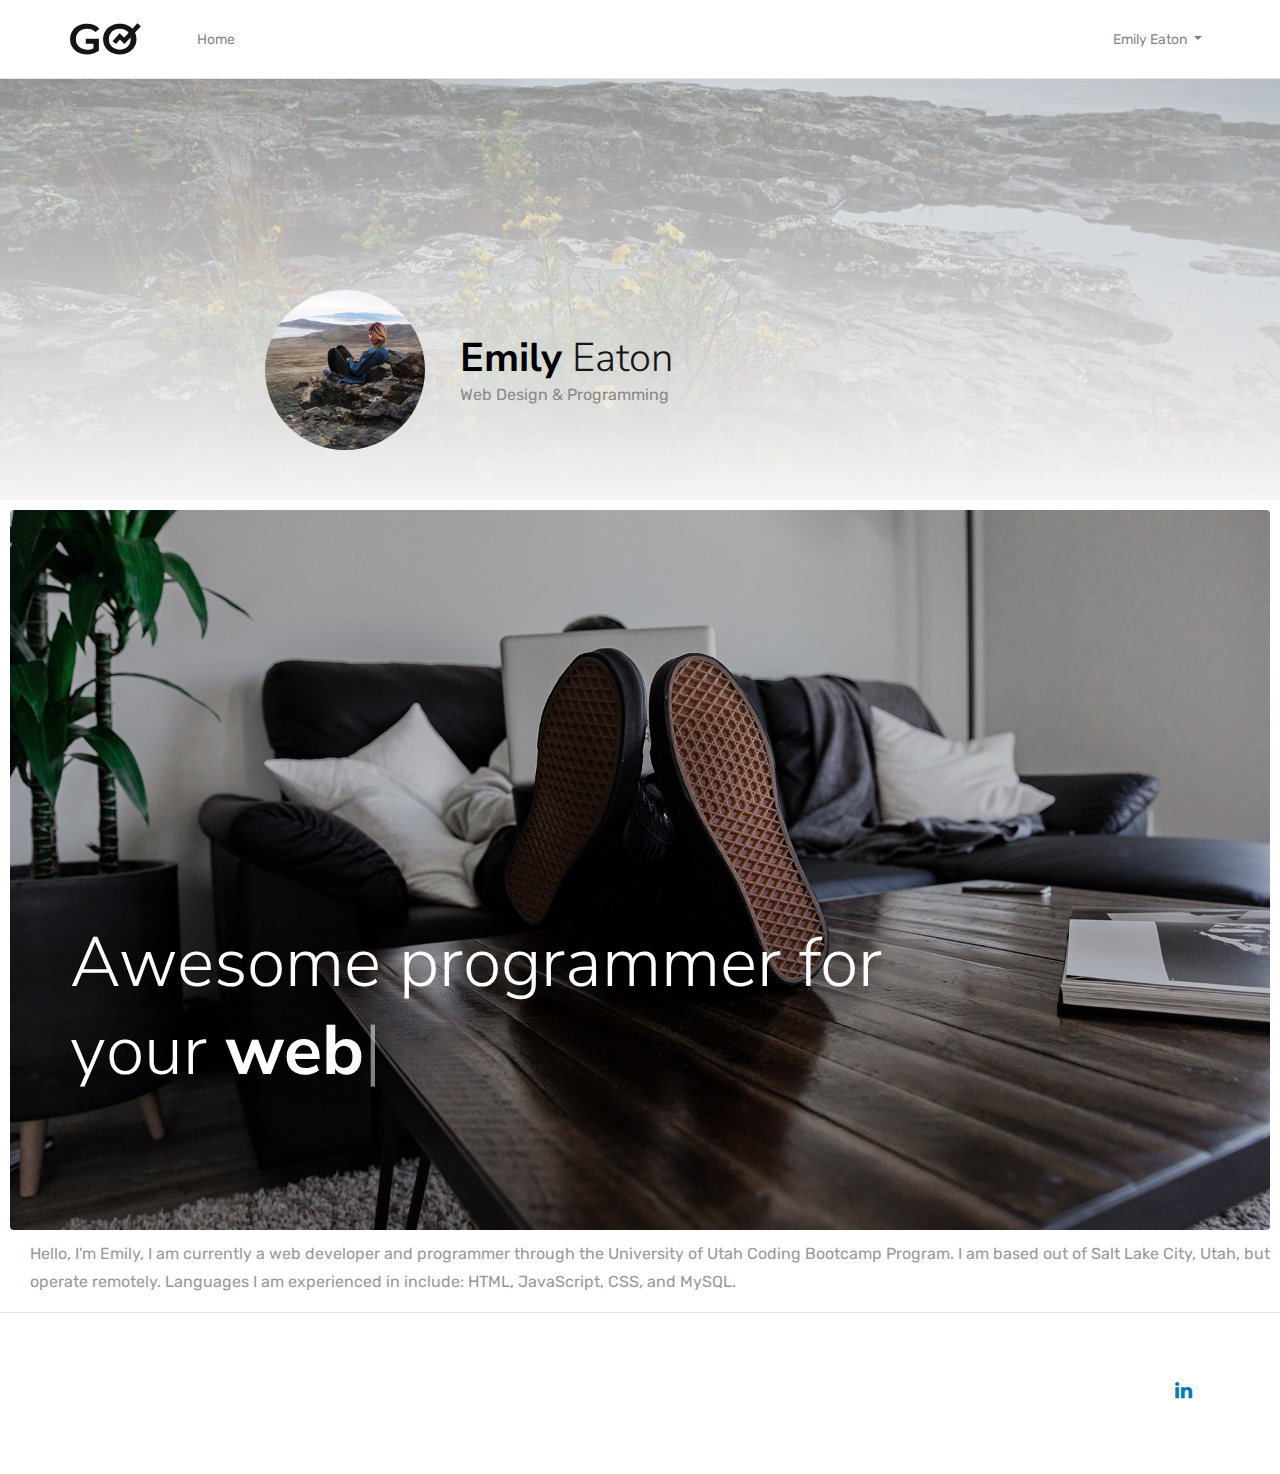
<file: go/app/html/app/index.html>
<!DOCTYPE html>
<html lang="en">

<head>
    <meta charset="utf-8">
    <meta name="viewport" content="width=device-width, initial-scale=1, shrink-to-fit=no">
    <title>Main</title>
    <link rel="stylesheet" href="../../assets/css/vendor.css" />
    <link rel="stylesheet" href="../../assets/css/style.css" />
</head>

<body>


    <!-- header -->
    <header class="header-sticky header-light bg-white">
        <div class="container">
            <nav class="navbar navbar-expand-lg navbar-light">
                <a class="navbar-brand" href="../../index.html">
                    <img class="navbar-logo navbar-logo-light" src="../../assets/images/demo/logo/logo-light.svg"
                        alt="Logo">
                    <img class="navbar-logo navbar-logo-dark" src="../../assets/images/demo/logo/logo-dark.svg"
                        alt="Logo">
                </a>
                <button class="navbar-toggler" type="button" data-toggle="collapse"
                    data-target="#navbarSupportedContent" aria-controls="navbarSupportedContent" aria-expanded="false"
                    aria-label="Toggle navigation"><span class="burger"><span></span></span></button>

                <div class="collapse navbar-collapse" id="navbarSupportedContent">
                    <ul class="navbar-nav align-items-center mr-auto">
                        <li class="nav-item">
                            <a class="nav-link" href="main.html" role="button">
                                Home
                            </a>
                        </li>
                    </ul>

                    <ul class="navbar-nav align-items-center mr-0">
                        <li class="nav-item dropdown">
                            <a class="nav-link dropdown-toggle" href="#" id="navbarDropdown-2" role="button"
                                data-toggle="dropdown" aria-haspopup="true" aria-expanded="false">
                                Emily Eaton
                            </a>
                            <div class="dropdown-menu" aria-labelledby="navbarDropdown">
                                <a class="dropdown-item" href="main.html">Profile</a>
                                <a class="dropdown-item" href="portfolio.html">Portfolio</a>
                                <a class="dropdown-item" href="contact.html">Contact</a>
                            </div>
                        </li>
                    </ul>
                </div>
            </nav>
        </div>
    </header>
    <!-- header -->


    <section class="p-0 bg-light">
        <div class="image image-overlay image-cover" style="background-image:url(../../assets/images/greatlakes.jpg)"
            data-top-top="transform: translateY(0px);" data-top-bottom="transform: translateY(-250px);"></div>
        <div class="container">
            <div class="row justify-content-center align-items-end vh-50 mb-5">
                <div class="col col-md-10 col-lg-8">
                    <div class="row align-items-center">
                        <div class="col-4 col-lg-3">
                            <img class="mr-3 avatar avatar-xl rounded" src="../../assets/images/Profilepic.jpg"
                                alt="Great Lakes">
                        </div>
                        <div class="col">
                            <div class="row align-items-center">
                                <div class="col-md-8">
                                    <h2 class="mb-0"><b>Emily</b> Eaton</h2>
                                    <span class="text-muted">Web Design & Programming</span>
                                </div>
                            </div>
                        </div>
                    </div>
                </div>
            </div>
        </div>
    </section>




    <!-- cover -->
    <section class="p-0 m-1" data-aos="zoom-in">
        <div class="container-full">
            <div class="swiper-container boxed text-white">
                <div class="swiper-wrapper">
                    <div class="swiper-slide vh-80">
                        <div class="image image-overlay"
                            style="background-image:url(../../assets/images/demo/minimal/portfolio-bg-1.jpg)"></div>
                        <div class="caption">
                            <div class="container">
                                <div class="row justify-content-between vh-75">
                                    <div class="col-md-10 align-self-end">
                                        <h1 class="display-2 text-shadow" data-swiper-parallax="-100%">Awesome
                                            programmer for your <b id="typed"></b></h1>
                                        <div id="typed-strings">
                                            <p>website.</p>
                                            <p>mobile app.</p>
                                        </div>
                                    </div>
                                </div>
                            </div>
                        </div>
                    </div>
                </div>
            </div>
        </div>
    </section>
    <!-- / cover -->


    <p id="mainInfo">Hello, I'm Emily, I am currently a web developer
        and programmer through the University of Utah Coding Bootcamp Program.
        I am based out of Salt Lake City, Utah, but operate remotely. Languages 
        I am experienced in include: HTML, JavaScript, CSS, and MySQL.
     </p>

    <!-- footer -->
    <footer class="separator-top">
        <div class="container py-5">
            <div class="row justify-content-between align-items-center">
                <div class="col-md-5 text-center text-md-left">
                  
                </div>
                <div class="col-md-2 text-center">
                  
                </div>
                <div class="col-md-5 text-center text-md-right">
                    <ul class="socials">
                  
                        <li><a href="https://www.linkedin.com/in/emily-johnson-eaton-a24a11126/" class="icon-linkedin text-linkedin fs-20"></a></li>
                    </ul>
                </div>
            </div>
        </div>
    </footer>
    <!-- / footer -->




    <script src="../../assets/js/vendor.js"></script>
    <script src="../../assets/js/app.js"></script>
</body>

</html>
</file>
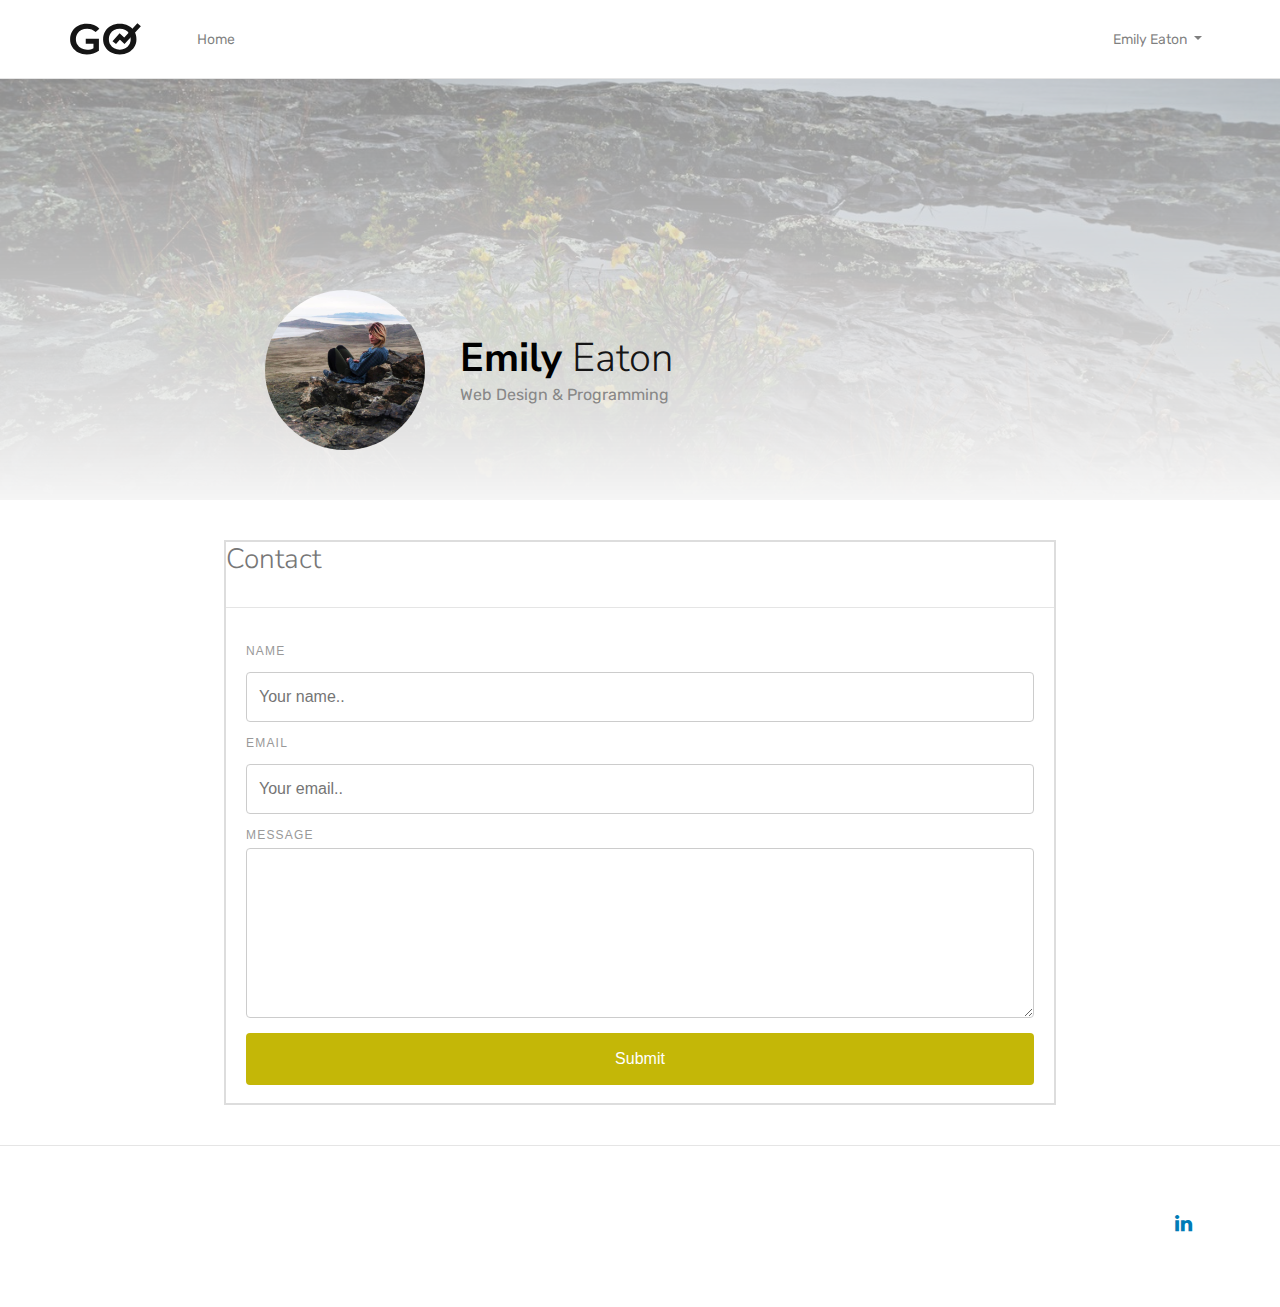
<file: go/app/html/app/contact.html>
<!DOCTYPE html>
<html lang="en">

<head>
    <meta charset="UTF-8">
    <meta name="viewport" content="width=device-width, initial-scale=1.0,  shrink-to-fit=no">
    <!-- <meta http-equiv="X-UA-Compatible" content="ie=edge"> -->
    <title>Document</title>
    <link rel="stylesheet" href="../../assets/css/vendor.css" />
    <link rel="stylesheet" href="../../assets/css/style.css" />
</head>

<body>

    <!-- header -->
    <header class="header-sticky header-light bg-white">
        <div class="container">
            <nav class="navbar navbar-expand-lg navbar-light">
                <a class="navbar-brand" href="../../index.html">
                    <img class="navbar-logo navbar-logo-light" src="../../assets/images/demo/logo/logo-light.svg"
                        alt="Logo">
                    <img class="navbar-logo navbar-logo-dark" src="../../assets/images/demo/logo/logo-dark.svg"
                        alt="Logo">
                </a>
                <button class="navbar-toggler" type="button" data-toggle="collapse"
                    data-target="#navbarSupportedContent" aria-controls="navbarSupportedContent" aria-expanded="false"
                    aria-label="Toggle navigation"><span class="burger"><span></span></span></button>

                <div class="collapse navbar-collapse" id="navbarSupportedContent">
                    <ul class="navbar-nav align-items-center mr-auto">
                        <li class="nav-item">
                            <a class="nav-link" href="main.html" role="button">
                                Home
                            </a>
                        </li>
                    </ul>

                    <ul class="navbar-nav align-items-center mr-0">
                        <li class="nav-item dropdown">
                            <a class="nav-link dropdown-toggle" href="#" id="navbarDropdown-2" role="button"
                                data-toggle="dropdown" aria-haspopup="true" aria-expanded="false">
                                Emily Eaton
                            </a>
                            <div class="dropdown-menu" aria-labelledby="navbarDropdown">
                                <a class="dropdown-item" href="main.html">Profile</a>
                                <a class="dropdown-item" href="portfolio.html">Portfolio</a>
                                <a class="dropdown-item" href="contact.html">Contact</a>
                            </div>
                        </li>
                    </ul>
                </div>
            </nav>
        </div>
    </header>
    <!-- header -->

    <section class="p-0 bg-light">
        <div class="image image-overlay image-cover" style="background-image:url(../../assets/images/greatlakes.jpg)"
            data-top-top="transform: translateY(0px);" data-top-bottom="transform: translateY(-250px);"></div>
        <div class="container">
            <div class="row justify-content-center align-items-end vh-50 mb-5">
                <div class="col col-md-10 col-lg-8">
                    <div class="row align-items-center">
                        <div class="col-4 col-lg-3">
                            <img class="mr-3 avatar avatar-xl rounded" src="../../assets/images/Profilepic.jpg"
                                alt="Great Lakes">
                        </div>
                        <div class="col">
                            <div class="row align-items-center">
                                <div class="col-md-8">
                                    <h2 class="mb-0"><b>Emily</b> Eaton</h2>
                                    <span class="text-muted">Web Design & Programming</span>
                                </div>
                            </div>
                        </div>
                    </div>
                </div>
            </div>
        </div>
    </section>
    
    
  <div class="container2">

    <h4>Contact</h4>
    <hr class="hr"/>
 

        <body>
        
            <div class="contactForm">
              <form action="/action_page.php">
                <label for="name">Name</label>
                <input type="text" id="name" name="Name" placeholder="Your name..">
            
                <label for="email">Email</label>
                <input type="text" id="email" name="email" placeholder="Your email..">
            
                <label for="message">Message</label>
                <textarea rows="6" class="formMultilineIn"></textarea>
                <input type="submit" value="Submit">
              </form>
            </div>

    </div>



    <!-- footer -->
    <footer class="separator-top">
        <div class="container py-5">
            <div class="row justify-content-between align-items-center">
                <div class="col-md-5 text-center text-md-left">
                  
                </div>
                <div class="col-md-2 text-center">
                  
                </div>
                <div class="col-md-5 text-center text-md-right">
                    <ul class="socials">
                  
                        <li><a href="https://www.linkedin.com/in/emily-johnson-eaton-a24a11126/" class="icon-linkedin text-linkedin fs-20"></a></li>
                    </ul>
                </div>
            </div>
        </div>
    </footer>
    <!-- / footer -->

    <script src="../../assets/js/vendor.js"></script>
    <script src="../../assets/js/app.js"></script>
</body>

</html>
</file>
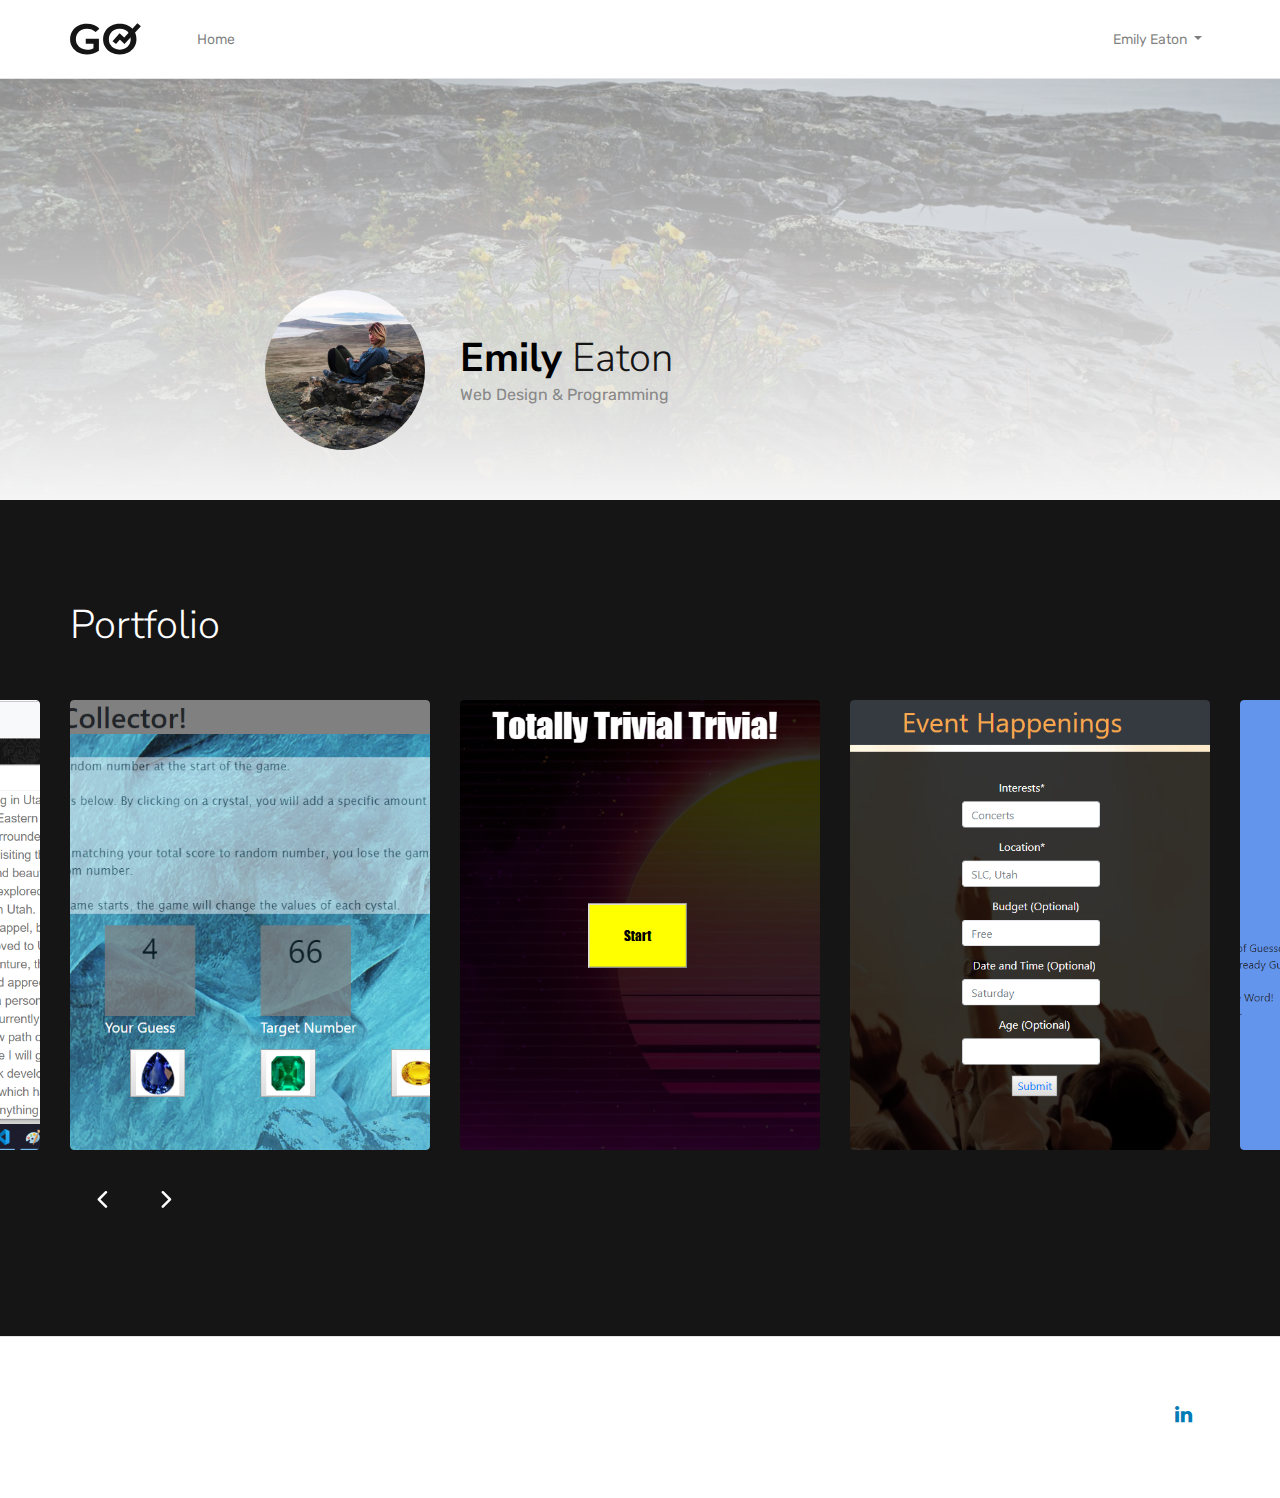
<file: go/app/html/app/portfolio.html>
<!DOCTYPE html>
<html lang="en">

<head>
    <meta charset="UTF-8">
    <meta name="viewport" content="width=device-width, initial-scale=1.0,  shrink-to-fit=no">
    <!-- <meta http-equiv="X-UA-Compatible" content="ie=edge"> -->
    <title>Document</title>
    <link rel="stylesheet" href="../../assets/css/vendor.css" />
    <link rel="stylesheet" href="../../assets/css/style.css" />
</head>

<body>

    <!-- header -->
    <header class="header-sticky header-light bg-white">
        <div class="container">
            <nav class="navbar navbar-expand-lg navbar-light">
                <a class="navbar-brand" href="../../index.html">
                    <img class="navbar-logo navbar-logo-light" src="../../assets/images/demo/logo/logo-light.svg"
                        alt="Logo">
                    <img class="navbar-logo navbar-logo-dark" src="../../assets/images/demo/logo/logo-dark.svg"
                        alt="Logo">
                </a>
                <button class="navbar-toggler" type="button" data-toggle="collapse"
                    data-target="#navbarSupportedContent" aria-controls="navbarSupportedContent" aria-expanded="false"
                    aria-label="Toggle navigation"><span class="burger"><span></span></span></button>

                <div class="collapse navbar-collapse" id="navbarSupportedContent">
                    <ul class="navbar-nav align-items-center mr-auto">
                        <li class="nav-item">
                            <a class="nav-link" href="main.html" role="button">
                                Home
                            </a>
                        </li>
                    </ul>

                    <ul class="navbar-nav align-items-center mr-0">
                        <li class="nav-item dropdown">
                            <a class="nav-link dropdown-toggle" href="#" id="navbarDropdown-2" role="button"
                                data-toggle="dropdown" aria-haspopup="true" aria-expanded="false">
                                Emily Eaton
                            </a>
                            <div class="dropdown-menu" aria-labelledby="navbarDropdown">
                                <a class="dropdown-item" href="main.html">Profile</a>
                                <a class="dropdown-item" href="portfolio.html">Portfolio</a>
                                <a class="dropdown-item" href="contact.html">Contact</a>
                            </div>
                        </li>
                    </ul>
                </div>
            </nav>
        </div>
    </header>
    <!-- header -->
    <section class="p-0 bg-light">
        <div class="image image-overlay image-cover" style="background-image:url(../../assets/images/greatlakes.jpg)"
            data-top-top="transform: translateY(0px);" data-top-bottom="transform: translateY(-250px);"></div>
        <div class="container">
            <div class="row justify-content-center align-items-end vh-50 mb-5">
                <div class="col col-md-10 col-lg-8">
                    <div class="row align-items-center">
                        <div class="col-4 col-lg-3">
                            <img class="mr-3 avatar avatar-xl rounded" src="../../assets/images/Profilepic.jpg"
                                alt="Great Lakes">
                        </div>
                        <div class="col">
                            <div class="row align-items-center">
                                <div class="col-md-8">
                                    <h2 class="mb-0"><b>Emily</b> Eaton</h2>
                                    <span class="text-muted">Web Design & Programming</span>
                                </div>
                            </div>
                        </div>
                    </div>
                </div>
            </div>
        </div>
    </section>




    <!-- portfolio section -->
    <section class="bg-dark">
        <div class="container">
            <div class="row text-white justify-content-between align-items-center">
                <div class="col-md-4">
                    <h2 class="text-muted"><span class="text-white">Portfolio</span> </h2>
                </div>
                <div class="col-md-7">
                    <div class="input-group rounded">

                    </div>
                </div>
            </div>
            <div class="row text-white" data-aos="fade-left">
                <div class="col">
                    <div class="owl-carousel owl-carousel-library visible" data-loop="true" data-items="[3,2,1]"
                        data-margin="30" data-nav="true">
                        <article class="tile tile-long">
                            <div class="tile-image"
                                style="background-image: url(../../assets/images/crystals-thumbnail.png)"></div>
                            <div>
                                <div class="tile-header on-hover text-right">
                                    <form action="https://emilycleone.github.io/unit-4-game/">
                                        <input type="submit" value="Play Now">
                                    </form>
                                    <!-- <button class="btn btn-sm btn-outline-white"><a href="https://emilycleone.github.io/unit-4-game/">Play Now</button></a> -->
                                </div>

                            </div>
                        </article>
                        <article class="tile tile-long">
                            <div class="tile-image"
                                style="background-image: url(../../assets/images/trivia-thumbnail.png)"></div>
                            <div>
                                <div class="tile-header on-hover text-right">
                                    <form action="https://emilycleone.github.io/TriviaGame/">
                                        <input type="submit" value="Play Now">
                                    </form>
                                    <!-- <input type="submit" value="Play Now"> -->
                                    <!-- <button class="btn btn-sm btn-outline-white"><a href="https://emilycleone.github.io/TriviaGame/">Play Now</button></a> -->
                                </div>

                            </div>
                        </article>
                        <article class="tile tile-long">
                            <div class="tile-image" style="background-image: url(../../assets/images/project1app.png)">
                            </div>
                            <div>
                                <div class="tile-header on-hover text-right">
                                    <form action="https://emilycleone.github.io/Project1app/">
                                        <input type="submit" value="Play Now">
                                    </form>
                                    <!-- <input type="submit" value="Play Now"> -->
                                    <!-- <button class="btn btn-sm btn-outline-white"><a -->
                                    <!-- href="https://emilycleone.github.io/Project1app/">Click Now</button></a> -->
                                </div>

                            </div>
                        </article>
                        <article class="tile tile-long">
                            <div class="tile-image"
                                style="background-image: url(../../assets/images/wordguess-thumbnail.png)"></div>
                            <div>
                                <div class="tile-header on-hover text-right">
                                    <form action="https://emilycleone.github.io/Word-Guess-Game/">
                                        <input type="submit" value="Play Now">
                                    </form>
                                    <!-- <button class="btn btn-sm btn-outline-white"><a -->
                                    <!-- href=" https://emilycleone.github.io/Word-Guess-Game/">Play Now</button></a> -->
                                </div>

                            </div>
                        </article>
                        <article class="tile tile-long">
                            <div class="tile-image"
                                style="background-image: url(../../assets/images/portfolio-thumbnail.png)"></div>
                            <div>
                                <div class="tile-header on-hover text-right">
                                    <form action="https://emilycleone.github.io/Bootstrap-Portfolio/">
                                        <input type="submit" value="Click Now">
                                    </form>
                                    <!-- <button class="btn btn-sm btn-outline-white"><a -->
                                    <!-- href="https://emilycleone.github.io/Word-Guess-Game/">Click Now</button></a> -->
                                </div>

                            </div>
                        </article>
                    </div>
                </div>
            </div>
        </div>
    </section>


    <!-- portfolio section -->

    <!-- footer -->
    <footer class="separator-top">
        <div class="container py-5">
            <div class="row justify-content-between align-items-center">
                <div class="col-md-5 text-center text-md-left">

                </div>
                <div class="col-md-2 text-center">

                </div>
                <div class="col-md-5 text-center text-md-right">
                    <ul class="socials">

                        <li><a href="https://www.linkedin.com/in/emily-johnson-eaton-a24a11126/"
                                class="icon-linkedin text-linkedin fs-20"></a></li>
                    </ul>
                </div>
            </div>
        </div>
    </footer>
    <!-- / footer -->

    <script src="../../assets/js/vendor.js"></script>
    <script src="../../assets/js/app.js"></script>
</body>

</html>
</file>
<file: go/app/assets/css/vendor.css>
/**
 * Owl Carousel v2.3.4
 * Copyright 2013-2018 David Deutsch
 * Licensed under: SEE LICENSE IN https://github.com/OwlCarousel2/OwlCarousel2/blob/master/LICENSE
 */
/*
 *  Owl Carousel - Core
 */
.owl-carousel {
  display: none;
  width: 100%;
  -webkit-tap-highlight-color: transparent;
  /* position relative and z-index fix webkit rendering fonts issue */
  position: relative;
  z-index: 1; }
  .owl-carousel .owl-stage {
    position: relative;
    -ms-touch-action: pan-Y;
    touch-action: manipulation;
    -moz-backface-visibility: hidden;
    /* fix firefox animation glitch */ }
  .owl-carousel .owl-stage:after {
    content: ".";
    display: block;
    clear: both;
    visibility: hidden;
    line-height: 0;
    height: 0; }
  .owl-carousel .owl-stage-outer {
    position: relative;
    overflow: hidden;
    /* fix for flashing background */
    -webkit-transform: translate3d(0px, 0px, 0px); }
  .owl-carousel .owl-wrapper,
  .owl-carousel .owl-item {
    -webkit-backface-visibility: hidden;
    -moz-backface-visibility: hidden;
    -ms-backface-visibility: hidden;
    -webkit-transform: translate3d(0, 0, 0);
    -moz-transform: translate3d(0, 0, 0);
    -ms-transform: translate3d(0, 0, 0); }
  .owl-carousel .owl-item {
    position: relative;
    min-height: 1px;
    float: left;
    -webkit-backface-visibility: hidden;
    -webkit-tap-highlight-color: transparent;
    -webkit-touch-callout: none; }
  .owl-carousel .owl-item img {
    display: block;
    width: 100%; }
  .owl-carousel .owl-nav.disabled,
  .owl-carousel .owl-dots.disabled {
    display: none; }
  .owl-carousel .owl-nav .owl-prev,
  .owl-carousel .owl-nav .owl-next,
  .owl-carousel .owl-dot {
    cursor: pointer;
    -webkit-user-select: none;
    -khtml-user-select: none;
    -moz-user-select: none;
    -ms-user-select: none;
    user-select: none; }
  .owl-carousel .owl-nav button.owl-prev,
  .owl-carousel .owl-nav button.owl-next,
  .owl-carousel button.owl-dot {
    background: none;
    color: inherit;
    border: none;
    padding: 0 !important;
    font: inherit; }
  .owl-carousel.owl-loaded {
    display: block; }
  .owl-carousel.owl-loading {
    opacity: 0;
    display: block; }
  .owl-carousel.owl-hidden {
    opacity: 0; }
  .owl-carousel.owl-refresh .owl-item {
    visibility: hidden; }
  .owl-carousel.owl-drag .owl-item {
    -ms-touch-action: pan-y;
        touch-action: pan-y;
    -webkit-user-select: none;
    -moz-user-select: none;
    -ms-user-select: none;
    user-select: none; }
  .owl-carousel.owl-grab {
    cursor: move;
    cursor: grab; }
  .owl-carousel.owl-rtl {
    direction: rtl; }
  .owl-carousel.owl-rtl .owl-item {
    float: right; }

/* No Js */
.no-js .owl-carousel {
  display: block; }

/*
 *  Owl Carousel - Animate Plugin
 */
.owl-carousel .animated {
  animation-duration: 1000ms;
  animation-fill-mode: both; }

.owl-carousel .owl-animated-in {
  z-index: 0; }

.owl-carousel .owl-animated-out {
  z-index: 1; }

.owl-carousel .fadeOut {
  animation-name: fadeOut; }

@keyframes fadeOut {
  0% {
    opacity: 1; }
  100% {
    opacity: 0; } }

/*
 * 	Owl Carousel - Auto Height Plugin
 */
.owl-height {
  transition: height 500ms ease-in-out; }

/*
 * 	Owl Carousel - Lazy Load Plugin
 */
.owl-carousel .owl-item {
  /**
			This is introduced due to a bug in IE11 where lazy loading combined with autoheight plugin causes a wrong
			calculation of the height of the owl-item that breaks page layouts
		 */ }
  .owl-carousel .owl-item .owl-lazy {
    opacity: 0;
    transition: opacity 400ms ease; }
  .owl-carousel .owl-item .owl-lazy[src^=""], .owl-carousel .owl-item .owl-lazy:not([src]) {
    max-height: 0; }
  .owl-carousel .owl-item img.owl-lazy {
    transform-style: preserve-3d; }

/*
 * 	Owl Carousel - Video Plugin
 */
.owl-carousel .owl-video-wrapper {
  position: relative;
  height: 100%;
  background: #000; }

.owl-carousel .owl-video-play-icon {
  position: absolute;
  height: 80px;
  width: 80px;
  left: 50%;
  top: 50%;
  margin-left: -40px;
  margin-top: -40px;
  background: url("owl.video.play.png") no-repeat;
  cursor: pointer;
  z-index: 1;
  -webkit-backface-visibility: hidden;
  transition: transform 100ms ease; }

.owl-carousel .owl-video-play-icon:hover {
  -ms-transform: scale(1.3, 1.3);
      transform: scale(1.3, 1.3); }

.owl-carousel .owl-video-playing .owl-video-tn,
.owl-carousel .owl-video-playing .owl-video-play-icon {
  display: none; }

.owl-carousel .owl-video-tn {
  opacity: 0;
  height: 100%;
  background-position: center center;
  background-repeat: no-repeat;
  background-size: contain;
  transition: opacity 400ms ease; }

.owl-carousel .owl-video-frame {
  position: relative;
  z-index: 1;
  height: 100%;
  width: 100%; }

/* Magnific Popup CSS */
.mfp-bg {
  top: 0;
  left: 0;
  width: 100%;
  height: 100%;
  z-index: 1042;
  overflow: hidden;
  position: fixed;
  background: #0b0b0b;
  opacity: 0.8; }

.mfp-wrap {
  top: 0;
  left: 0;
  width: 100%;
  height: 100%;
  z-index: 1043;
  position: fixed;
  outline: none !important;
  -webkit-backface-visibility: hidden; }

.mfp-container {
  text-align: center;
  position: absolute;
  width: 100%;
  height: 100%;
  left: 0;
  top: 0;
  padding: 0 8px;
  box-sizing: border-box; }

.mfp-container:before {
  content: '';
  display: inline-block;
  height: 100%;
  vertical-align: middle; }

.mfp-align-top .mfp-container:before {
  display: none; }

.mfp-content {
  position: relative;
  display: inline-block;
  vertical-align: middle;
  margin: 0 auto;
  text-align: left;
  z-index: 1045; }

.mfp-inline-holder .mfp-content,
.mfp-ajax-holder .mfp-content {
  width: 100%;
  cursor: auto; }

.mfp-ajax-cur {
  cursor: progress; }

.mfp-zoom-out-cur, .mfp-zoom-out-cur .mfp-image-holder .mfp-close {
  cursor: -moz-zoom-out;
  cursor: -webkit-zoom-out;
  cursor: zoom-out; }

.mfp-zoom {
  cursor: pointer;
  cursor: -webkit-zoom-in;
  cursor: -moz-zoom-in;
  cursor: zoom-in; }

.mfp-auto-cursor .mfp-content {
  cursor: auto; }

.mfp-close,
.mfp-arrow,
.mfp-preloader,
.mfp-counter {
  -webkit-user-select: none;
  -moz-user-select: none;
  user-select: none; }

.mfp-loading.mfp-figure {
  display: none; }

.mfp-hide {
  display: none !important; }

.mfp-preloader {
  color: #CCC;
  position: absolute;
  top: 50%;
  width: auto;
  text-align: center;
  margin-top: -0.8em;
  left: 8px;
  right: 8px;
  z-index: 1044; }
  .mfp-preloader a {
    color: #CCC; }
    .mfp-preloader a:hover {
      color: #FFF; }

.mfp-s-ready .mfp-preloader {
  display: none; }

.mfp-s-error .mfp-content {
  display: none; }

button.mfp-close,
button.mfp-arrow {
  overflow: visible;
  cursor: pointer;
  background: transparent;
  border: 0;
  -webkit-appearance: none;
  display: block;
  outline: none;
  padding: 0;
  z-index: 1046;
  box-shadow: none;
  touch-action: manipulation; }

button::-moz-focus-inner {
  padding: 0;
  border: 0; }

.mfp-close {
  width: 44px;
  height: 44px;
  line-height: 44px;
  position: absolute;
  right: 0;
  top: 0;
  text-decoration: none;
  text-align: center;
  opacity: 0.65;
  padding: 0 0 18px 10px;
  color: #FFF;
  font-style: normal;
  font-size: 28px;
  font-family: Arial, Baskerville, monospace; }
  .mfp-close:hover,
  .mfp-close:focus {
    opacity: 1; }
  .mfp-close:active {
    top: 1px; }

.mfp-close-btn-in .mfp-close {
  color: #333; }

.mfp-image-holder .mfp-close,
.mfp-iframe-holder .mfp-close {
  color: #FFF;
  right: -6px;
  text-align: right;
  padding-right: 6px;
  width: 100%; }

.mfp-counter {
  position: absolute;
  top: 0;
  right: 0;
  color: #CCC;
  font-size: 12px;
  line-height: 18px;
  white-space: nowrap; }

.mfp-arrow {
  position: absolute;
  opacity: 0.65;
  margin: 0;
  top: 50%;
  margin-top: -55px;
  padding: 0;
  width: 90px;
  height: 110px;
  -webkit-tap-highlight-color: transparent; }
  .mfp-arrow:active {
    margin-top: -54px; }
  .mfp-arrow:hover,
  .mfp-arrow:focus {
    opacity: 1; }
  .mfp-arrow:before,
  .mfp-arrow:after {
    content: '';
    display: block;
    width: 0;
    height: 0;
    position: absolute;
    left: 0;
    top: 0;
    margin-top: 35px;
    margin-left: 35px;
    border: medium inset transparent; }
  .mfp-arrow:after {
    border-top-width: 13px;
    border-bottom-width: 13px;
    top: 8px; }
  .mfp-arrow:before {
    border-top-width: 21px;
    border-bottom-width: 21px;
    opacity: 0.7; }

.mfp-arrow-left {
  left: 0; }
  .mfp-arrow-left:after {
    border-right: 17px solid #FFF;
    margin-left: 31px; }
  .mfp-arrow-left:before {
    margin-left: 25px;
    border-right: 27px solid #3F3F3F; }

.mfp-arrow-right {
  right: 0; }
  .mfp-arrow-right:after {
    border-left: 17px solid #FFF;
    margin-left: 39px; }
  .mfp-arrow-right:before {
    border-left: 27px solid #3F3F3F; }

.mfp-iframe-holder {
  padding-top: 40px;
  padding-bottom: 40px; }
  .mfp-iframe-holder .mfp-content {
    line-height: 0;
    width: 100%;
    max-width: 900px; }
  .mfp-iframe-holder .mfp-close {
    top: -40px; }

.mfp-iframe-scaler {
  width: 100%;
  height: 0;
  overflow: hidden;
  padding-top: 56.25%; }
  .mfp-iframe-scaler iframe {
    position: absolute;
    display: block;
    top: 0;
    left: 0;
    width: 100%;
    height: 100%;
    box-shadow: 0 0 8px rgba(0, 0, 0, 0.6);
    background: #000; }

/* Main image in popup */
img.mfp-img {
  width: auto;
  max-width: 100%;
  height: auto;
  display: block;
  line-height: 0;
  box-sizing: border-box;
  padding: 40px 0 40px;
  margin: 0 auto; }

/* The shadow behind the image */
.mfp-figure {
  line-height: 0; }
  .mfp-figure:after {
    content: '';
    position: absolute;
    left: 0;
    top: 40px;
    bottom: 40px;
    display: block;
    right: 0;
    width: auto;
    height: auto;
    z-index: -1;
    box-shadow: 0 0 8px rgba(0, 0, 0, 0.6);
    background: #444; }
  .mfp-figure small {
    color: #BDBDBD;
    display: block;
    font-size: 12px;
    line-height: 14px; }
  .mfp-figure figure {
    margin: 0; }

.mfp-bottom-bar {
  margin-top: -36px;
  position: absolute;
  top: 100%;
  left: 0;
  width: 100%;
  cursor: auto; }

.mfp-title {
  text-align: left;
  line-height: 18px;
  color: #F3F3F3;
  word-wrap: break-word;
  padding-right: 36px; }

.mfp-image-holder .mfp-content {
  max-width: 100%; }

.mfp-gallery .mfp-image-holder .mfp-figure {
  cursor: pointer; }

@media screen and (max-width: 800px) and (orientation: landscape), screen and (max-height: 300px) {
  /**
       * Remove all paddings around the image on small screen
       */
  .mfp-img-mobile .mfp-image-holder {
    padding-left: 0;
    padding-right: 0; }
  .mfp-img-mobile img.mfp-img {
    padding: 0; }
  .mfp-img-mobile .mfp-figure:after {
    top: 0;
    bottom: 0; }
  .mfp-img-mobile .mfp-figure small {
    display: inline;
    margin-left: 5px; }
  .mfp-img-mobile .mfp-bottom-bar {
    background: rgba(0, 0, 0, 0.6);
    bottom: 0;
    margin: 0;
    top: auto;
    padding: 3px 5px;
    position: fixed;
    box-sizing: border-box; }
    .mfp-img-mobile .mfp-bottom-bar:empty {
      padding: 0; }
  .mfp-img-mobile .mfp-counter {
    right: 5px;
    top: 3px; }
  .mfp-img-mobile .mfp-close {
    top: 0;
    right: 0;
    width: 35px;
    height: 35px;
    line-height: 35px;
    background: rgba(0, 0, 0, 0.6);
    position: fixed;
    text-align: center;
    padding: 0; } }

@media all and (max-width: 900px) {
  .mfp-arrow {
    -webkit-transform: scale(0.75);
    transform: scale(0.75); }
  .mfp-arrow-left {
    -webkit-transform-origin: 0;
    transform-origin: 0; }
  .mfp-arrow-right {
    -webkit-transform-origin: 100%;
    transform-origin: 100%; }
  .mfp-container {
    padding-left: 6px;
    padding-right: 6px; } }

/**
 * Swiper 4.5.0
 * Most modern mobile touch slider and framework with hardware accelerated transitions
 * http://www.idangero.us/swiper/
 *
 * Copyright 2014-2019 Vladimir Kharlampidi
 *
 * Released under the MIT License
 *
 * Released on: February 22, 2019
 */
.swiper-container {
  margin: 0 auto;
  position: relative;
  overflow: hidden;
  list-style: none;
  padding: 0;
  /* Fix of Webkit flickering */
  z-index: 1;
}
.swiper-container-no-flexbox .swiper-slide {
  float: left;
}
.swiper-container-vertical > .swiper-wrapper {
  -webkit-box-orient: vertical;
  -webkit-box-direction: normal;
  -webkit-flex-direction: column;
  -ms-flex-direction: column;
  flex-direction: column;
}
.swiper-wrapper {
  position: relative;
  width: 100%;
  height: 100%;
  z-index: 1;
  display: -webkit-box;
  display: -webkit-flex;
  display: -ms-flexbox;
  display: flex;
  -webkit-transition-property: -webkit-transform;
  transition-property: -webkit-transform;
  -o-transition-property: transform;
  transition-property: transform;
  transition-property: transform, -webkit-transform;
  -webkit-box-sizing: content-box;
  box-sizing: content-box;
}
.swiper-container-android .swiper-slide,
.swiper-wrapper {
  -webkit-transform: translate3d(0px, 0, 0);
  transform: translate3d(0px, 0, 0);
}
.swiper-container-multirow > .swiper-wrapper {
  -webkit-flex-wrap: wrap;
  -ms-flex-wrap: wrap;
  flex-wrap: wrap;
}
.swiper-container-free-mode > .swiper-wrapper {
  -webkit-transition-timing-function: ease-out;
  -o-transition-timing-function: ease-out;
  transition-timing-function: ease-out;
  margin: 0 auto;
}
.swiper-slide {
  -webkit-flex-shrink: 0;
  -ms-flex-negative: 0;
  flex-shrink: 0;
  width: 100%;
  height: 100%;
  position: relative;
  -webkit-transition-property: -webkit-transform;
  transition-property: -webkit-transform;
  -o-transition-property: transform;
  transition-property: transform;
  transition-property: transform, -webkit-transform;
}
.swiper-slide-invisible-blank {
  visibility: hidden;
}
/* Auto Height */
.swiper-container-autoheight,
.swiper-container-autoheight .swiper-slide {
  height: auto;
}
.swiper-container-autoheight .swiper-wrapper {
  -webkit-box-align: start;
  -webkit-align-items: flex-start;
  -ms-flex-align: start;
  align-items: flex-start;
  -webkit-transition-property: height, -webkit-transform;
  transition-property: height, -webkit-transform;
  -o-transition-property: transform, height;
  transition-property: transform, height;
  transition-property: transform, height, -webkit-transform;
}
/* 3D Effects */
.swiper-container-3d {
  -webkit-perspective: 1200px;
  perspective: 1200px;
}
.swiper-container-3d .swiper-wrapper,
.swiper-container-3d .swiper-slide,
.swiper-container-3d .swiper-slide-shadow-left,
.swiper-container-3d .swiper-slide-shadow-right,
.swiper-container-3d .swiper-slide-shadow-top,
.swiper-container-3d .swiper-slide-shadow-bottom,
.swiper-container-3d .swiper-cube-shadow {
  -webkit-transform-style: preserve-3d;
  transform-style: preserve-3d;
}
.swiper-container-3d .swiper-slide-shadow-left,
.swiper-container-3d .swiper-slide-shadow-right,
.swiper-container-3d .swiper-slide-shadow-top,
.swiper-container-3d .swiper-slide-shadow-bottom {
  position: absolute;
  left: 0;
  top: 0;
  width: 100%;
  height: 100%;
  pointer-events: none;
  z-index: 10;
}
.swiper-container-3d .swiper-slide-shadow-left {
  background-image: -webkit-gradient(linear, right top, left top, from(rgba(0, 0, 0, 0.5)), to(rgba(0, 0, 0, 0)));
  background-image: -webkit-linear-gradient(right, rgba(0, 0, 0, 0.5), rgba(0, 0, 0, 0));
  background-image: -o-linear-gradient(right, rgba(0, 0, 0, 0.5), rgba(0, 0, 0, 0));
  background-image: linear-gradient(to left, rgba(0, 0, 0, 0.5), rgba(0, 0, 0, 0));
}
.swiper-container-3d .swiper-slide-shadow-right {
  background-image: -webkit-gradient(linear, left top, right top, from(rgba(0, 0, 0, 0.5)), to(rgba(0, 0, 0, 0)));
  background-image: -webkit-linear-gradient(left, rgba(0, 0, 0, 0.5), rgba(0, 0, 0, 0));
  background-image: -o-linear-gradient(left, rgba(0, 0, 0, 0.5), rgba(0, 0, 0, 0));
  background-image: linear-gradient(to right, rgba(0, 0, 0, 0.5), rgba(0, 0, 0, 0));
}
.swiper-container-3d .swiper-slide-shadow-top {
  background-image: -webkit-gradient(linear, left bottom, left top, from(rgba(0, 0, 0, 0.5)), to(rgba(0, 0, 0, 0)));
  background-image: -webkit-linear-gradient(bottom, rgba(0, 0, 0, 0.5), rgba(0, 0, 0, 0));
  background-image: -o-linear-gradient(bottom, rgba(0, 0, 0, 0.5), rgba(0, 0, 0, 0));
  background-image: linear-gradient(to top, rgba(0, 0, 0, 0.5), rgba(0, 0, 0, 0));
}
.swiper-container-3d .swiper-slide-shadow-bottom {
  background-image: -webkit-gradient(linear, left top, left bottom, from(rgba(0, 0, 0, 0.5)), to(rgba(0, 0, 0, 0)));
  background-image: -webkit-linear-gradient(top, rgba(0, 0, 0, 0.5), rgba(0, 0, 0, 0));
  background-image: -o-linear-gradient(top, rgba(0, 0, 0, 0.5), rgba(0, 0, 0, 0));
  background-image: linear-gradient(to bottom, rgba(0, 0, 0, 0.5), rgba(0, 0, 0, 0));
}
/* IE10 Windows Phone 8 Fixes */
.swiper-container-wp8-horizontal,
.swiper-container-wp8-horizontal > .swiper-wrapper {
  -ms-touch-action: pan-y;
  touch-action: pan-y;
}
.swiper-container-wp8-vertical,
.swiper-container-wp8-vertical > .swiper-wrapper {
  -ms-touch-action: pan-x;
  touch-action: pan-x;
}
.swiper-button-prev,
.swiper-button-next {
  position: absolute;
  top: 50%;
  width: 27px;
  height: 44px;
  margin-top: -22px;
  z-index: 10;
  cursor: pointer;
  background-size: 27px 44px;
  background-position: center;
  background-repeat: no-repeat;
}
.swiper-button-prev.swiper-button-disabled,
.swiper-button-next.swiper-button-disabled {
  opacity: 0.35;
  cursor: auto;
  pointer-events: none;
}
.swiper-button-prev,
.swiper-container-rtl .swiper-button-next {
  background-image: url("data:image/svg+xml;charset=utf-8,%3Csvg%20xmlns%3D'http%3A%2F%2Fwww.w3.org%2F2000%2Fsvg'%20viewBox%3D'0%200%2027%2044'%3E%3Cpath%20d%3D'M0%2C22L22%2C0l2.1%2C2.1L4.2%2C22l19.9%2C19.9L22%2C44L0%2C22L0%2C22L0%2C22z'%20fill%3D'%23007aff'%2F%3E%3C%2Fsvg%3E");
  left: 10px;
  right: auto;
}
.swiper-button-next,
.swiper-container-rtl .swiper-button-prev {
  background-image: url("data:image/svg+xml;charset=utf-8,%3Csvg%20xmlns%3D'http%3A%2F%2Fwww.w3.org%2F2000%2Fsvg'%20viewBox%3D'0%200%2027%2044'%3E%3Cpath%20d%3D'M27%2C22L27%2C22L5%2C44l-2.1-2.1L22.8%2C22L2.9%2C2.1L5%2C0L27%2C22L27%2C22z'%20fill%3D'%23007aff'%2F%3E%3C%2Fsvg%3E");
  right: 10px;
  left: auto;
}
.swiper-button-prev.swiper-button-white,
.swiper-container-rtl .swiper-button-next.swiper-button-white {
  background-image: url("data:image/svg+xml;charset=utf-8,%3Csvg%20xmlns%3D'http%3A%2F%2Fwww.w3.org%2F2000%2Fsvg'%20viewBox%3D'0%200%2027%2044'%3E%3Cpath%20d%3D'M0%2C22L22%2C0l2.1%2C2.1L4.2%2C22l19.9%2C19.9L22%2C44L0%2C22L0%2C22L0%2C22z'%20fill%3D'%23ffffff'%2F%3E%3C%2Fsvg%3E");
}
.swiper-button-next.swiper-button-white,
.swiper-container-rtl .swiper-button-prev.swiper-button-white {
  background-image: url("data:image/svg+xml;charset=utf-8,%3Csvg%20xmlns%3D'http%3A%2F%2Fwww.w3.org%2F2000%2Fsvg'%20viewBox%3D'0%200%2027%2044'%3E%3Cpath%20d%3D'M27%2C22L27%2C22L5%2C44l-2.1-2.1L22.8%2C22L2.9%2C2.1L5%2C0L27%2C22L27%2C22z'%20fill%3D'%23ffffff'%2F%3E%3C%2Fsvg%3E");
}
.swiper-button-prev.swiper-button-black,
.swiper-container-rtl .swiper-button-next.swiper-button-black {
  background-image: url("data:image/svg+xml;charset=utf-8,%3Csvg%20xmlns%3D'http%3A%2F%2Fwww.w3.org%2F2000%2Fsvg'%20viewBox%3D'0%200%2027%2044'%3E%3Cpath%20d%3D'M0%2C22L22%2C0l2.1%2C2.1L4.2%2C22l19.9%2C19.9L22%2C44L0%2C22L0%2C22L0%2C22z'%20fill%3D'%23000000'%2F%3E%3C%2Fsvg%3E");
}
.swiper-button-next.swiper-button-black,
.swiper-container-rtl .swiper-button-prev.swiper-button-black {
  background-image: url("data:image/svg+xml;charset=utf-8,%3Csvg%20xmlns%3D'http%3A%2F%2Fwww.w3.org%2F2000%2Fsvg'%20viewBox%3D'0%200%2027%2044'%3E%3Cpath%20d%3D'M27%2C22L27%2C22L5%2C44l-2.1-2.1L22.8%2C22L2.9%2C2.1L5%2C0L27%2C22L27%2C22z'%20fill%3D'%23000000'%2F%3E%3C%2Fsvg%3E");
}
.swiper-button-lock {
  display: none;
}
.swiper-pagination {
  position: absolute;
  text-align: center;
  -webkit-transition: 300ms opacity;
  -o-transition: 300ms opacity;
  transition: 300ms opacity;
  -webkit-transform: translate3d(0, 0, 0);
  transform: translate3d(0, 0, 0);
  z-index: 10;
}
.swiper-pagination.swiper-pagination-hidden {
  opacity: 0;
}
/* Common Styles */
.swiper-pagination-fraction,
.swiper-pagination-custom,
.swiper-container-horizontal > .swiper-pagination-bullets {
  bottom: 10px;
  left: 0;
  width: 100%;
}
/* Bullets */
.swiper-pagination-bullets-dynamic {
  overflow: hidden;
  font-size: 0;
}
.swiper-pagination-bullets-dynamic .swiper-pagination-bullet {
  -webkit-transform: scale(0.33);
  -ms-transform: scale(0.33);
  transform: scale(0.33);
  position: relative;
}
.swiper-pagination-bullets-dynamic .swiper-pagination-bullet-active {
  -webkit-transform: scale(1);
  -ms-transform: scale(1);
  transform: scale(1);
}
.swiper-pagination-bullets-dynamic .swiper-pagination-bullet-active-main {
  -webkit-transform: scale(1);
  -ms-transform: scale(1);
  transform: scale(1);
}
.swiper-pagination-bullets-dynamic .swiper-pagination-bullet-active-prev {
  -webkit-transform: scale(0.66);
  -ms-transform: scale(0.66);
  transform: scale(0.66);
}
.swiper-pagination-bullets-dynamic .swiper-pagination-bullet-active-prev-prev {
  -webkit-transform: scale(0.33);
  -ms-transform: scale(0.33);
  transform: scale(0.33);
}
.swiper-pagination-bullets-dynamic .swiper-pagination-bullet-active-next {
  -webkit-transform: scale(0.66);
  -ms-transform: scale(0.66);
  transform: scale(0.66);
}
.swiper-pagination-bullets-dynamic .swiper-pagination-bullet-active-next-next {
  -webkit-transform: scale(0.33);
  -ms-transform: scale(0.33);
  transform: scale(0.33);
}
.swiper-pagination-bullet {
  width: 8px;
  height: 8px;
  display: inline-block;
  border-radius: 100%;
  background: #000;
  opacity: 0.2;
}
button.swiper-pagination-bullet {
  border: none;
  margin: 0;
  padding: 0;
  -webkit-box-shadow: none;
  box-shadow: none;
  -webkit-appearance: none;
  -moz-appearance: none;
  appearance: none;
}
.swiper-pagination-clickable .swiper-pagination-bullet {
  cursor: pointer;
}
.swiper-pagination-bullet-active {
  opacity: 1;
  background: #007aff;
}
.swiper-container-vertical > .swiper-pagination-bullets {
  right: 10px;
  top: 50%;
  -webkit-transform: translate3d(0px, -50%, 0);
  transform: translate3d(0px, -50%, 0);
}
.swiper-container-vertical > .swiper-pagination-bullets .swiper-pagination-bullet {
  margin: 6px 0;
  display: block;
}
.swiper-container-vertical > .swiper-pagination-bullets.swiper-pagination-bullets-dynamic {
  top: 50%;
  -webkit-transform: translateY(-50%);
  -ms-transform: translateY(-50%);
  transform: translateY(-50%);
  width: 8px;
}
.swiper-container-vertical > .swiper-pagination-bullets.swiper-pagination-bullets-dynamic .swiper-pagination-bullet {
  display: inline-block;
  -webkit-transition: 200ms top, 200ms -webkit-transform;
  transition: 200ms top, 200ms -webkit-transform;
  -o-transition: 200ms transform, 200ms top;
  transition: 200ms transform, 200ms top;
  transition: 200ms transform, 200ms top, 200ms -webkit-transform;
}
.swiper-container-horizontal > .swiper-pagination-bullets .swiper-pagination-bullet {
  margin: 0 4px;
}
.swiper-container-horizontal > .swiper-pagination-bullets.swiper-pagination-bullets-dynamic {
  left: 50%;
  -webkit-transform: translateX(-50%);
  -ms-transform: translateX(-50%);
  transform: translateX(-50%);
  white-space: nowrap;
}
.swiper-container-horizontal > .swiper-pagination-bullets.swiper-pagination-bullets-dynamic .swiper-pagination-bullet {
  -webkit-transition: 200ms left, 200ms -webkit-transform;
  transition: 200ms left, 200ms -webkit-transform;
  -o-transition: 200ms transform, 200ms left;
  transition: 200ms transform, 200ms left;
  transition: 200ms transform, 200ms left, 200ms -webkit-transform;
}
.swiper-container-horizontal.swiper-container-rtl > .swiper-pagination-bullets-dynamic .swiper-pagination-bullet {
  -webkit-transition: 200ms right, 200ms -webkit-transform;
  transition: 200ms right, 200ms -webkit-transform;
  -o-transition: 200ms transform, 200ms right;
  transition: 200ms transform, 200ms right;
  transition: 200ms transform, 200ms right, 200ms -webkit-transform;
}
/* Progress */
.swiper-pagination-progressbar {
  background: rgba(0, 0, 0, 0.25);
  position: absolute;
}
.swiper-pagination-progressbar .swiper-pagination-progressbar-fill {
  background: #007aff;
  position: absolute;
  left: 0;
  top: 0;
  width: 100%;
  height: 100%;
  -webkit-transform: scale(0);
  -ms-transform: scale(0);
  transform: scale(0);
  -webkit-transform-origin: left top;
  -ms-transform-origin: left top;
  transform-origin: left top;
}
.swiper-container-rtl .swiper-pagination-progressbar .swiper-pagination-progressbar-fill {
  -webkit-transform-origin: right top;
  -ms-transform-origin: right top;
  transform-origin: right top;
}
.swiper-container-horizontal > .swiper-pagination-progressbar,
.swiper-container-vertical > .swiper-pagination-progressbar.swiper-pagination-progressbar-opposite {
  width: 100%;
  height: 4px;
  left: 0;
  top: 0;
}
.swiper-container-vertical > .swiper-pagination-progressbar,
.swiper-container-horizontal > .swiper-pagination-progressbar.swiper-pagination-progressbar-opposite {
  width: 4px;
  height: 100%;
  left: 0;
  top: 0;
}
.swiper-pagination-white .swiper-pagination-bullet-active {
  background: #ffffff;
}
.swiper-pagination-progressbar.swiper-pagination-white {
  background: rgba(255, 255, 255, 0.25);
}
.swiper-pagination-progressbar.swiper-pagination-white .swiper-pagination-progressbar-fill {
  background: #ffffff;
}
.swiper-pagination-black .swiper-pagination-bullet-active {
  background: #000000;
}
.swiper-pagination-progressbar.swiper-pagination-black {
  background: rgba(0, 0, 0, 0.25);
}
.swiper-pagination-progressbar.swiper-pagination-black .swiper-pagination-progressbar-fill {
  background: #000000;
}
.swiper-pagination-lock {
  display: none;
}
/* Scrollbar */
.swiper-scrollbar {
  border-radius: 10px;
  position: relative;
  -ms-touch-action: none;
  background: rgba(0, 0, 0, 0.1);
}
.swiper-container-horizontal > .swiper-scrollbar {
  position: absolute;
  left: 1%;
  bottom: 3px;
  z-index: 50;
  height: 5px;
  width: 98%;
}
.swiper-container-vertical > .swiper-scrollbar {
  position: absolute;
  right: 3px;
  top: 1%;
  z-index: 50;
  width: 5px;
  height: 98%;
}
.swiper-scrollbar-drag {
  height: 100%;
  width: 100%;
  position: relative;
  background: rgba(0, 0, 0, 0.5);
  border-radius: 10px;
  left: 0;
  top: 0;
}
.swiper-scrollbar-cursor-drag {
  cursor: move;
}
.swiper-scrollbar-lock {
  display: none;
}
.swiper-zoom-container {
  width: 100%;
  height: 100%;
  display: -webkit-box;
  display: -webkit-flex;
  display: -ms-flexbox;
  display: flex;
  -webkit-box-pack: center;
  -webkit-justify-content: center;
  -ms-flex-pack: center;
  justify-content: center;
  -webkit-box-align: center;
  -webkit-align-items: center;
  -ms-flex-align: center;
  align-items: center;
  text-align: center;
}
.swiper-zoom-container > img,
.swiper-zoom-container > svg,
.swiper-zoom-container > canvas {
  max-width: 100%;
  max-height: 100%;
  -o-object-fit: contain;
  object-fit: contain;
}
.swiper-slide-zoomed {
  cursor: move;
}
/* Preloader */
.swiper-lazy-preloader {
  width: 42px;
  height: 42px;
  position: absolute;
  left: 50%;
  top: 50%;
  margin-left: -21px;
  margin-top: -21px;
  z-index: 10;
  -webkit-transform-origin: 50%;
  -ms-transform-origin: 50%;
  transform-origin: 50%;
  -webkit-animation: swiper-preloader-spin 1s steps(12, end) infinite;
  animation: swiper-preloader-spin 1s steps(12, end) infinite;
}
.swiper-lazy-preloader:after {
  display: block;
  content: '';
  width: 100%;
  height: 100%;
  background-image: url("data:image/svg+xml;charset=utf-8,%3Csvg%20viewBox%3D'0%200%20120%20120'%20xmlns%3D'http%3A%2F%2Fwww.w3.org%2F2000%2Fsvg'%20xmlns%3Axlink%3D'http%3A%2F%2Fwww.w3.org%2F1999%2Fxlink'%3E%3Cdefs%3E%3Cline%20id%3D'l'%20x1%3D'60'%20x2%3D'60'%20y1%3D'7'%20y2%3D'27'%20stroke%3D'%236c6c6c'%20stroke-width%3D'11'%20stroke-linecap%3D'round'%2F%3E%3C%2Fdefs%3E%3Cg%3E%3Cuse%20xlink%3Ahref%3D'%23l'%20opacity%3D'.27'%2F%3E%3Cuse%20xlink%3Ahref%3D'%23l'%20opacity%3D'.27'%20transform%3D'rotate(30%2060%2C60)'%2F%3E%3Cuse%20xlink%3Ahref%3D'%23l'%20opacity%3D'.27'%20transform%3D'rotate(60%2060%2C60)'%2F%3E%3Cuse%20xlink%3Ahref%3D'%23l'%20opacity%3D'.27'%20transform%3D'rotate(90%2060%2C60)'%2F%3E%3Cuse%20xlink%3Ahref%3D'%23l'%20opacity%3D'.27'%20transform%3D'rotate(120%2060%2C60)'%2F%3E%3Cuse%20xlink%3Ahref%3D'%23l'%20opacity%3D'.27'%20transform%3D'rotate(150%2060%2C60)'%2F%3E%3Cuse%20xlink%3Ahref%3D'%23l'%20opacity%3D'.37'%20transform%3D'rotate(180%2060%2C60)'%2F%3E%3Cuse%20xlink%3Ahref%3D'%23l'%20opacity%3D'.46'%20transform%3D'rotate(210%2060%2C60)'%2F%3E%3Cuse%20xlink%3Ahref%3D'%23l'%20opacity%3D'.56'%20transform%3D'rotate(240%2060%2C60)'%2F%3E%3Cuse%20xlink%3Ahref%3D'%23l'%20opacity%3D'.66'%20transform%3D'rotate(270%2060%2C60)'%2F%3E%3Cuse%20xlink%3Ahref%3D'%23l'%20opacity%3D'.75'%20transform%3D'rotate(300%2060%2C60)'%2F%3E%3Cuse%20xlink%3Ahref%3D'%23l'%20opacity%3D'.85'%20transform%3D'rotate(330%2060%2C60)'%2F%3E%3C%2Fg%3E%3C%2Fsvg%3E");
  background-position: 50%;
  background-size: 100%;
  background-repeat: no-repeat;
}
.swiper-lazy-preloader-white:after {
  background-image: url("data:image/svg+xml;charset=utf-8,%3Csvg%20viewBox%3D'0%200%20120%20120'%20xmlns%3D'http%3A%2F%2Fwww.w3.org%2F2000%2Fsvg'%20xmlns%3Axlink%3D'http%3A%2F%2Fwww.w3.org%2F1999%2Fxlink'%3E%3Cdefs%3E%3Cline%20id%3D'l'%20x1%3D'60'%20x2%3D'60'%20y1%3D'7'%20y2%3D'27'%20stroke%3D'%23fff'%20stroke-width%3D'11'%20stroke-linecap%3D'round'%2F%3E%3C%2Fdefs%3E%3Cg%3E%3Cuse%20xlink%3Ahref%3D'%23l'%20opacity%3D'.27'%2F%3E%3Cuse%20xlink%3Ahref%3D'%23l'%20opacity%3D'.27'%20transform%3D'rotate(30%2060%2C60)'%2F%3E%3Cuse%20xlink%3Ahref%3D'%23l'%20opacity%3D'.27'%20transform%3D'rotate(60%2060%2C60)'%2F%3E%3Cuse%20xlink%3Ahref%3D'%23l'%20opacity%3D'.27'%20transform%3D'rotate(90%2060%2C60)'%2F%3E%3Cuse%20xlink%3Ahref%3D'%23l'%20opacity%3D'.27'%20transform%3D'rotate(120%2060%2C60)'%2F%3E%3Cuse%20xlink%3Ahref%3D'%23l'%20opacity%3D'.27'%20transform%3D'rotate(150%2060%2C60)'%2F%3E%3Cuse%20xlink%3Ahref%3D'%23l'%20opacity%3D'.37'%20transform%3D'rotate(180%2060%2C60)'%2F%3E%3Cuse%20xlink%3Ahref%3D'%23l'%20opacity%3D'.46'%20transform%3D'rotate(210%2060%2C60)'%2F%3E%3Cuse%20xlink%3Ahref%3D'%23l'%20opacity%3D'.56'%20transform%3D'rotate(240%2060%2C60)'%2F%3E%3Cuse%20xlink%3Ahref%3D'%23l'%20opacity%3D'.66'%20transform%3D'rotate(270%2060%2C60)'%2F%3E%3Cuse%20xlink%3Ahref%3D'%23l'%20opacity%3D'.75'%20transform%3D'rotate(300%2060%2C60)'%2F%3E%3Cuse%20xlink%3Ahref%3D'%23l'%20opacity%3D'.85'%20transform%3D'rotate(330%2060%2C60)'%2F%3E%3C%2Fg%3E%3C%2Fsvg%3E");
}
@-webkit-keyframes swiper-preloader-spin {
  100% {
    -webkit-transform: rotate(360deg);
    transform: rotate(360deg);
  }
}
@keyframes swiper-preloader-spin {
  100% {
    -webkit-transform: rotate(360deg);
    transform: rotate(360deg);
  }
}
/* a11y */
.swiper-container .swiper-notification {
  position: absolute;
  left: 0;
  top: 0;
  pointer-events: none;
  opacity: 0;
  z-index: -1000;
}
.swiper-container-fade.swiper-container-free-mode .swiper-slide {
  -webkit-transition-timing-function: ease-out;
  -o-transition-timing-function: ease-out;
  transition-timing-function: ease-out;
}
.swiper-container-fade .swiper-slide {
  pointer-events: none;
  -webkit-transition-property: opacity;
  -o-transition-property: opacity;
  transition-property: opacity;
}
.swiper-container-fade .swiper-slide .swiper-slide {
  pointer-events: none;
}
.swiper-container-fade .swiper-slide-active,
.swiper-container-fade .swiper-slide-active .swiper-slide-active {
  pointer-events: auto;
}
.swiper-container-cube {
  overflow: visible;
}
.swiper-container-cube .swiper-slide {
  pointer-events: none;
  -webkit-backface-visibility: hidden;
  backface-visibility: hidden;
  z-index: 1;
  visibility: hidden;
  -webkit-transform-origin: 0 0;
  -ms-transform-origin: 0 0;
  transform-origin: 0 0;
  width: 100%;
  height: 100%;
}
.swiper-container-cube .swiper-slide .swiper-slide {
  pointer-events: none;
}
.swiper-container-cube.swiper-container-rtl .swiper-slide {
  -webkit-transform-origin: 100% 0;
  -ms-transform-origin: 100% 0;
  transform-origin: 100% 0;
}
.swiper-container-cube .swiper-slide-active,
.swiper-container-cube .swiper-slide-active .swiper-slide-active {
  pointer-events: auto;
}
.swiper-container-cube .swiper-slide-active,
.swiper-container-cube .swiper-slide-next,
.swiper-container-cube .swiper-slide-prev,
.swiper-container-cube .swiper-slide-next + .swiper-slide {
  pointer-events: auto;
  visibility: visible;
}
.swiper-container-cube .swiper-slide-shadow-top,
.swiper-container-cube .swiper-slide-shadow-bottom,
.swiper-container-cube .swiper-slide-shadow-left,
.swiper-container-cube .swiper-slide-shadow-right {
  z-index: 0;
  -webkit-backface-visibility: hidden;
  backface-visibility: hidden;
}
.swiper-container-cube .swiper-cube-shadow {
  position: absolute;
  left: 0;
  bottom: 0px;
  width: 100%;
  height: 100%;
  background: #000;
  opacity: 0.6;
  -webkit-filter: blur(50px);
  filter: blur(50px);
  z-index: 0;
}
.swiper-container-flip {
  overflow: visible;
}
.swiper-container-flip .swiper-slide {
  pointer-events: none;
  -webkit-backface-visibility: hidden;
  backface-visibility: hidden;
  z-index: 1;
}
.swiper-container-flip .swiper-slide .swiper-slide {
  pointer-events: none;
}
.swiper-container-flip .swiper-slide-active,
.swiper-container-flip .swiper-slide-active .swiper-slide-active {
  pointer-events: auto;
}
.swiper-container-flip .swiper-slide-shadow-top,
.swiper-container-flip .swiper-slide-shadow-bottom,
.swiper-container-flip .swiper-slide-shadow-left,
.swiper-container-flip .swiper-slide-shadow-right {
  z-index: 0;
  -webkit-backface-visibility: hidden;
  backface-visibility: hidden;
}
.swiper-container-coverflow .swiper-wrapper {
  /* Windows 8 IE 10 fix */
  -ms-perspective: 1200px;
}

.video-js .vjs-big-play-button .vjs-icon-placeholder:before, .vjs-button > .vjs-icon-placeholder:before, .video-js .vjs-modal-dialog, .vjs-modal-dialog .vjs-modal-dialog-content {
  position: absolute;
  top: 0;
  left: 0;
  width: 100%;
  height: 100%; }

.video-js .vjs-big-play-button .vjs-icon-placeholder:before, .vjs-button > .vjs-icon-placeholder:before {
  text-align: center; }

@font-face {
  font-family: VideoJS;
  src: url([data-uri]) format("woff");
  font-weight: normal;
  font-style: normal; }

.vjs-icon-play, .video-js .vjs-big-play-button .vjs-icon-placeholder:before, .video-js .vjs-play-control .vjs-icon-placeholder {
  font-family: VideoJS;
  font-weight: normal;
  font-style: normal; }
  .vjs-icon-play:before, .video-js .vjs-big-play-button .vjs-icon-placeholder:before, .video-js .vjs-play-control .vjs-icon-placeholder:before {
    content: "\f101"; }

.vjs-icon-play-circle {
  font-family: VideoJS;
  font-weight: normal;
  font-style: normal; }
  .vjs-icon-play-circle:before {
    content: "\f102"; }

.vjs-icon-pause, .video-js .vjs-play-control.vjs-playing .vjs-icon-placeholder {
  font-family: VideoJS;
  font-weight: normal;
  font-style: normal; }
  .vjs-icon-pause:before, .video-js .vjs-play-control.vjs-playing .vjs-icon-placeholder:before {
    content: "\f103"; }

.vjs-icon-volume-mute, .video-js .vjs-mute-control.vjs-vol-0 .vjs-icon-placeholder {
  font-family: VideoJS;
  font-weight: normal;
  font-style: normal; }
  .vjs-icon-volume-mute:before, .video-js .vjs-mute-control.vjs-vol-0 .vjs-icon-placeholder:before {
    content: "\f104"; }

.vjs-icon-volume-low, .video-js .vjs-mute-control.vjs-vol-1 .vjs-icon-placeholder {
  font-family: VideoJS;
  font-weight: normal;
  font-style: normal; }
  .vjs-icon-volume-low:before, .video-js .vjs-mute-control.vjs-vol-1 .vjs-icon-placeholder:before {
    content: "\f105"; }

.vjs-icon-volume-mid, .video-js .vjs-mute-control.vjs-vol-2 .vjs-icon-placeholder {
  font-family: VideoJS;
  font-weight: normal;
  font-style: normal; }
  .vjs-icon-volume-mid:before, .video-js .vjs-mute-control.vjs-vol-2 .vjs-icon-placeholder:before {
    content: "\f106"; }

.vjs-icon-volume-high, .video-js .vjs-mute-control .vjs-icon-placeholder {
  font-family: VideoJS;
  font-weight: normal;
  font-style: normal; }
  .vjs-icon-volume-high:before, .video-js .vjs-mute-control .vjs-icon-placeholder:before {
    content: "\f107"; }

.vjs-icon-fullscreen-enter, .video-js .vjs-fullscreen-control .vjs-icon-placeholder {
  font-family: VideoJS;
  font-weight: normal;
  font-style: normal; }
  .vjs-icon-fullscreen-enter:before, .video-js .vjs-fullscreen-control .vjs-icon-placeholder:before {
    content: "\f108"; }

.vjs-icon-fullscreen-exit, .video-js.vjs-fullscreen .vjs-fullscreen-control .vjs-icon-placeholder {
  font-family: VideoJS;
  font-weight: normal;
  font-style: normal; }
  .vjs-icon-fullscreen-exit:before, .video-js.vjs-fullscreen .vjs-fullscreen-control .vjs-icon-placeholder:before {
    content: "\f109"; }

.vjs-icon-square {
  font-family: VideoJS;
  font-weight: normal;
  font-style: normal; }
  .vjs-icon-square:before {
    content: "\f10a"; }

.vjs-icon-spinner {
  font-family: VideoJS;
  font-weight: normal;
  font-style: normal; }
  .vjs-icon-spinner:before {
    content: "\f10b"; }

.vjs-icon-subtitles, .video-js .vjs-subtitles-button .vjs-icon-placeholder, .video-js .vjs-subs-caps-button .vjs-icon-placeholder,
.video-js.video-js:lang(en-GB) .vjs-subs-caps-button .vjs-icon-placeholder,
.video-js.video-js:lang(en-IE) .vjs-subs-caps-button .vjs-icon-placeholder,
.video-js.video-js:lang(en-AU) .vjs-subs-caps-button .vjs-icon-placeholder,
.video-js.video-js:lang(en-NZ) .vjs-subs-caps-button .vjs-icon-placeholder {
  font-family: VideoJS;
  font-weight: normal;
  font-style: normal; }
  .vjs-icon-subtitles:before, .video-js .vjs-subtitles-button .vjs-icon-placeholder:before, .video-js .vjs-subs-caps-button .vjs-icon-placeholder:before,
  .video-js.video-js:lang(en-GB) .vjs-subs-caps-button .vjs-icon-placeholder:before,
  .video-js.video-js:lang(en-IE) .vjs-subs-caps-button .vjs-icon-placeholder:before,
  .video-js.video-js:lang(en-AU) .vjs-subs-caps-button .vjs-icon-placeholder:before,
  .video-js.video-js:lang(en-NZ) .vjs-subs-caps-button .vjs-icon-placeholder:before {
    content: "\f10c"; }

.vjs-icon-captions, .video-js .vjs-captions-button .vjs-icon-placeholder, .video-js:lang(en) .vjs-subs-caps-button .vjs-icon-placeholder,
.video-js:lang(fr-CA) .vjs-subs-caps-button .vjs-icon-placeholder {
  font-family: VideoJS;
  font-weight: normal;
  font-style: normal; }
  .vjs-icon-captions:before, .video-js .vjs-captions-button .vjs-icon-placeholder:before, .video-js:lang(en) .vjs-subs-caps-button .vjs-icon-placeholder:before,
  .video-js:lang(fr-CA) .vjs-subs-caps-button .vjs-icon-placeholder:before {
    content: "\f10d"; }

.vjs-icon-chapters, .video-js .vjs-chapters-button .vjs-icon-placeholder {
  font-family: VideoJS;
  font-weight: normal;
  font-style: normal; }
  .vjs-icon-chapters:before, .video-js .vjs-chapters-button .vjs-icon-placeholder:before {
    content: "\f10e"; }

.vjs-icon-share {
  font-family: VideoJS;
  font-weight: normal;
  font-style: normal; }
  .vjs-icon-share:before {
    content: "\f10f"; }

.vjs-icon-cog {
  font-family: VideoJS;
  font-weight: normal;
  font-style: normal; }
  .vjs-icon-cog:before {
    content: "\f110"; }

.vjs-icon-circle, .video-js .vjs-play-progress, .video-js .vjs-volume-level, .vjs-seek-to-live-control .vjs-icon-placeholder {
  font-family: VideoJS;
  font-weight: normal;
  font-style: normal; }
  .vjs-icon-circle:before, .video-js .vjs-play-progress:before, .video-js .vjs-volume-level:before, .vjs-seek-to-live-control .vjs-icon-placeholder:before {
    content: "\f111"; }

.vjs-icon-circle-outline {
  font-family: VideoJS;
  font-weight: normal;
  font-style: normal; }
  .vjs-icon-circle-outline:before {
    content: "\f112"; }

.vjs-icon-circle-inner-circle {
  font-family: VideoJS;
  font-weight: normal;
  font-style: normal; }
  .vjs-icon-circle-inner-circle:before {
    content: "\f113"; }

.vjs-icon-hd {
  font-family: VideoJS;
  font-weight: normal;
  font-style: normal; }
  .vjs-icon-hd:before {
    content: "\f114"; }

.vjs-icon-cancel, .video-js .vjs-control.vjs-close-button .vjs-icon-placeholder {
  font-family: VideoJS;
  font-weight: normal;
  font-style: normal; }
  .vjs-icon-cancel:before, .video-js .vjs-control.vjs-close-button .vjs-icon-placeholder:before {
    content: "\f115"; }

.vjs-icon-replay, .video-js .vjs-play-control.vjs-ended .vjs-icon-placeholder {
  font-family: VideoJS;
  font-weight: normal;
  font-style: normal; }
  .vjs-icon-replay:before, .video-js .vjs-play-control.vjs-ended .vjs-icon-placeholder:before {
    content: "\f116"; }

.vjs-icon-facebook {
  font-family: VideoJS;
  font-weight: normal;
  font-style: normal; }
  .vjs-icon-facebook:before {
    content: "\f117"; }

.vjs-icon-gplus {
  font-family: VideoJS;
  font-weight: normal;
  font-style: normal; }
  .vjs-icon-gplus:before {
    content: "\f118"; }

.vjs-icon-linkedin {
  font-family: VideoJS;
  font-weight: normal;
  font-style: normal; }
  .vjs-icon-linkedin:before {
    content: "\f119"; }

.vjs-icon-twitter {
  font-family: VideoJS;
  font-weight: normal;
  font-style: normal; }
  .vjs-icon-twitter:before {
    content: "\f11a"; }

.vjs-icon-tumblr {
  font-family: VideoJS;
  font-weight: normal;
  font-style: normal; }
  .vjs-icon-tumblr:before {
    content: "\f11b"; }

.vjs-icon-pinterest {
  font-family: VideoJS;
  font-weight: normal;
  font-style: normal; }
  .vjs-icon-pinterest:before {
    content: "\f11c"; }

.vjs-icon-audio-description, .video-js .vjs-descriptions-button .vjs-icon-placeholder {
  font-family: VideoJS;
  font-weight: normal;
  font-style: normal; }
  .vjs-icon-audio-description:before, .video-js .vjs-descriptions-button .vjs-icon-placeholder:before {
    content: "\f11d"; }

.vjs-icon-audio, .video-js .vjs-audio-button .vjs-icon-placeholder {
  font-family: VideoJS;
  font-weight: normal;
  font-style: normal; }
  .vjs-icon-audio:before, .video-js .vjs-audio-button .vjs-icon-placeholder:before {
    content: "\f11e"; }

.vjs-icon-next-item {
  font-family: VideoJS;
  font-weight: normal;
  font-style: normal; }
  .vjs-icon-next-item:before {
    content: "\f11f"; }

.vjs-icon-previous-item {
  font-family: VideoJS;
  font-weight: normal;
  font-style: normal; }
  .vjs-icon-previous-item:before {
    content: "\f120"; }

.video-js {
  display: block;
  vertical-align: top;
  box-sizing: border-box;
  color: #fff;
  background-color: #000;
  position: relative;
  padding: 0;
  font-size: 10px;
  line-height: 1;
  font-weight: normal;
  font-style: normal;
  font-family: Arial, Helvetica, sans-serif;
  word-break: initial; }
  .video-js:-moz-full-screen {
    position: absolute; }
  .video-js:-webkit-full-screen {
    width: 100% !important;
    height: 100% !important; }

.video-js[tabindex="-1"] {
  outline: none; }

.video-js *,
.video-js *:before,
.video-js *:after {
  box-sizing: inherit; }

.video-js ul {
  font-family: inherit;
  font-size: inherit;
  line-height: inherit;
  list-style-position: outside;
  margin-left: 0;
  margin-right: 0;
  margin-top: 0;
  margin-bottom: 0; }

.video-js.vjs-fluid,
.video-js.vjs-16-9,
.video-js.vjs-4-3 {
  width: 100%;
  max-width: 100%;
  height: 0; }

.video-js.vjs-16-9 {
  padding-top: 56.25%; }

.video-js.vjs-4-3 {
  padding-top: 75%; }

.video-js.vjs-fill {
  width: 100%;
  height: 100%; }

.video-js .vjs-tech {
  position: absolute;
  top: 0;
  left: 0;
  width: 100%;
  height: 100%; }

body.vjs-full-window {
  padding: 0;
  margin: 0;
  height: 100%; }

.vjs-full-window .video-js.vjs-fullscreen {
  position: fixed;
  overflow: hidden;
  z-index: 1000;
  left: 0;
  top: 0;
  bottom: 0;
  right: 0; }

.video-js.vjs-fullscreen {
  width: 100% !important;
  height: 100% !important;
  padding-top: 0 !important; }

.video-js.vjs-fullscreen.vjs-user-inactive {
  cursor: none; }

.vjs-hidden {
  display: none !important; }

.vjs-disabled {
  opacity: 0.5;
  cursor: default; }

.video-js .vjs-offscreen {
  height: 1px;
  left: -9999px;
  position: absolute;
  top: 0;
  width: 1px; }

.vjs-lock-showing {
  display: block !important;
  opacity: 1;
  visibility: visible; }

.vjs-no-js {
  padding: 20px;
  color: #fff;
  background-color: #000;
  font-size: 18px;
  font-family: Arial, Helvetica, sans-serif;
  text-align: center;
  width: 300px;
  height: 150px;
  margin: 0px auto; }

.vjs-no-js a,
.vjs-no-js a:visited {
  color: #66A8CC; }

.video-js .vjs-big-play-button {
  font-size: 3em;
  line-height: 1.5em;
  height: 1.63332em;
  width: 3em;
  display: block;
  position: absolute;
  top: 10px;
  left: 10px;
  padding: 0;
  cursor: pointer;
  opacity: 1;
  border: 0.06666em solid #fff;
  background-color: #2B333F;
  background-color: rgba(43, 51, 63, 0.7);
  border-radius: 0.3em;
  transition: all 0.4s; }

.vjs-big-play-centered .vjs-big-play-button {
  top: 50%;
  left: 50%;
  margin-top: -0.81666em;
  margin-left: -1.5em; }

.video-js:hover .vjs-big-play-button,
.video-js .vjs-big-play-button:focus {
  border-color: #fff;
  background-color: #73859f;
  background-color: rgba(115, 133, 159, 0.5);
  transition: all 0s; }

.vjs-controls-disabled .vjs-big-play-button,
.vjs-has-started .vjs-big-play-button,
.vjs-using-native-controls .vjs-big-play-button,
.vjs-error .vjs-big-play-button {
  display: none; }

.vjs-has-started.vjs-paused.vjs-show-big-play-button-on-pause .vjs-big-play-button {
  display: block; }

.video-js button {
  background: none;
  border: none;
  color: inherit;
  display: inline-block;
  font-size: inherit;
  line-height: inherit;
  text-transform: none;
  text-decoration: none;
  transition: none;
  -webkit-appearance: none;
  -moz-appearance: none;
  appearance: none; }

.vjs-control .vjs-button {
  width: 100%;
  height: 100%; }

.video-js .vjs-control.vjs-close-button {
  cursor: pointer;
  height: 3em;
  position: absolute;
  right: 0;
  top: 0.5em;
  z-index: 2; }

.video-js .vjs-modal-dialog {
  background: rgba(0, 0, 0, 0.8);
  background: linear-gradient(180deg, rgba(0, 0, 0, 0.8), rgba(255, 255, 255, 0));
  overflow: auto; }

.video-js .vjs-modal-dialog > * {
  box-sizing: border-box; }

.vjs-modal-dialog .vjs-modal-dialog-content {
  font-size: 1.2em;
  line-height: 1.5;
  padding: 20px 24px;
  z-index: 1; }

.vjs-menu-button {
  cursor: pointer; }

.vjs-menu-button.vjs-disabled {
  cursor: default; }

.vjs-workinghover .vjs-menu-button.vjs-disabled:hover .vjs-menu {
  display: none; }

.vjs-menu .vjs-menu-content {
  display: block;
  padding: 0;
  margin: 0;
  font-family: Arial, Helvetica, sans-serif;
  overflow: auto; }

.vjs-menu .vjs-menu-content > * {
  box-sizing: border-box; }

.vjs-scrubbing .vjs-control.vjs-menu-button:hover .vjs-menu {
  display: none; }

.vjs-menu li {
  list-style: none;
  margin: 0;
  padding: 0.2em 0;
  line-height: 1.4em;
  font-size: 1.2em;
  text-align: center;
  text-transform: lowercase; }

.vjs-menu li.vjs-menu-item:focus,
.vjs-menu li.vjs-menu-item:hover,
.js-focus-visible .vjs-menu li.vjs-menu-item:hover {
  background-color: #73859f;
  background-color: rgba(115, 133, 159, 0.5); }

.vjs-menu li.vjs-selected,
.vjs-menu li.vjs-selected:focus,
.vjs-menu li.vjs-selected:hover,
.js-focus-visible .vjs-menu li.vjs-selected:hover {
  background-color: #fff;
  color: #2B333F; }

.vjs-menu li.vjs-menu-title {
  text-align: center;
  text-transform: uppercase;
  font-size: 1em;
  line-height: 2em;
  padding: 0;
  margin: 0 0 0.3em 0;
  font-weight: bold;
  cursor: default; }

.vjs-menu-button-popup .vjs-menu {
  display: none;
  position: absolute;
  bottom: 0;
  width: 10em;
  left: -3em;
  height: 0em;
  margin-bottom: 1.5em;
  border-top-color: rgba(43, 51, 63, 0.7); }

.vjs-menu-button-popup .vjs-menu .vjs-menu-content {
  background-color: #2B333F;
  background-color: rgba(43, 51, 63, 0.7);
  position: absolute;
  width: 100%;
  bottom: 1.5em;
  max-height: 15em; }

.vjs-layout-tiny .vjs-menu-button-popup .vjs-menu .vjs-menu-content,
.vjs-layout-x-small .vjs-menu-button-popup .vjs-menu .vjs-menu-content {
  max-height: 5em; }

.vjs-layout-small .vjs-menu-button-popup .vjs-menu .vjs-menu-content {
  max-height: 10em; }

.vjs-layout-medium .vjs-menu-button-popup .vjs-menu .vjs-menu-content {
  max-height: 14em; }

.vjs-layout-large .vjs-menu-button-popup .vjs-menu .vjs-menu-content,
.vjs-layout-x-large .vjs-menu-button-popup .vjs-menu .vjs-menu-content,
.vjs-layout-huge .vjs-menu-button-popup .vjs-menu .vjs-menu-content {
  max-height: 25em; }

.vjs-workinghover .vjs-menu-button-popup:hover .vjs-menu,
.vjs-menu-button-popup .vjs-menu.vjs-lock-showing {
  display: block; }

.video-js .vjs-menu-button-inline {
  transition: all 0.4s;
  overflow: hidden; }

.video-js .vjs-menu-button-inline:before {
  width: 2.222222222em; }

.video-js .vjs-menu-button-inline:hover,
.video-js .vjs-menu-button-inline:focus,
.video-js .vjs-menu-button-inline.vjs-slider-active,
.video-js.vjs-no-flex .vjs-menu-button-inline {
  width: 12em; }

.vjs-menu-button-inline .vjs-menu {
  opacity: 0;
  height: 100%;
  width: auto;
  position: absolute;
  left: 4em;
  top: 0;
  padding: 0;
  margin: 0;
  transition: all 0.4s; }

.vjs-menu-button-inline:hover .vjs-menu,
.vjs-menu-button-inline:focus .vjs-menu,
.vjs-menu-button-inline.vjs-slider-active .vjs-menu {
  display: block;
  opacity: 1; }

.vjs-no-flex .vjs-menu-button-inline .vjs-menu {
  display: block;
  opacity: 1;
  position: relative;
  width: auto; }

.vjs-no-flex .vjs-menu-button-inline:hover .vjs-menu,
.vjs-no-flex .vjs-menu-button-inline:focus .vjs-menu,
.vjs-no-flex .vjs-menu-button-inline.vjs-slider-active .vjs-menu {
  width: auto; }

.vjs-menu-button-inline .vjs-menu-content {
  width: auto;
  height: 100%;
  margin: 0;
  overflow: hidden; }

.video-js .vjs-control-bar {
  display: none;
  width: 100%;
  position: absolute;
  bottom: 0;
  left: 0;
  right: 0;
  height: 3.0em;
  background-color: #2B333F;
  background-color: rgba(43, 51, 63, 0.7); }

.vjs-has-started .vjs-control-bar {
  display: flex;
  visibility: visible;
  opacity: 1;
  transition: visibility 0.1s, opacity 0.1s; }

.vjs-has-started.vjs-user-inactive.vjs-playing .vjs-control-bar {
  visibility: visible;
  opacity: 0;
  transition: visibility 1s, opacity 1s; }

.vjs-controls-disabled .vjs-control-bar,
.vjs-using-native-controls .vjs-control-bar,
.vjs-error .vjs-control-bar {
  display: none !important; }

.vjs-audio.vjs-has-started.vjs-user-inactive.vjs-playing .vjs-control-bar {
  opacity: 1;
  visibility: visible; }

.vjs-has-started.vjs-no-flex .vjs-control-bar {
  display: table; }

.video-js .vjs-control {
  position: relative;
  text-align: center;
  margin: 0;
  padding: 0;
  height: 100%;
  width: 4em;
  flex: none; }

.vjs-button > .vjs-icon-placeholder:before {
  font-size: 1.8em;
  line-height: 1.67; }

.video-js .vjs-control:focus:before,
.video-js .vjs-control:hover:before,
.video-js .vjs-control:focus {
  text-shadow: 0em 0em 1em white; }

.video-js .vjs-control-text {
  border: 0;
  clip: rect(0 0 0 0);
  height: 1px;
  overflow: hidden;
  padding: 0;
  position: absolute;
  width: 1px; }

.vjs-no-flex .vjs-control {
  display: table-cell;
  vertical-align: middle; }

.video-js .vjs-custom-control-spacer {
  display: none; }

.video-js .vjs-progress-control {
  cursor: pointer;
  flex: auto;
  display: flex;
  align-items: center;
  min-width: 4em;
  touch-action: none; }

.video-js .vjs-progress-control.disabled {
  cursor: default; }

.vjs-live .vjs-progress-control {
  display: none; }

.vjs-liveui .vjs-progress-control {
  display: flex;
  align-items: center; }

.vjs-no-flex .vjs-progress-control {
  width: auto; }

.video-js .vjs-progress-holder {
  flex: auto;
  transition: all 0.2s;
  height: 0.3em; }

.video-js .vjs-progress-control .vjs-progress-holder {
  margin: 0 10px; }

.video-js .vjs-progress-control:hover .vjs-progress-holder {
  font-size: 1.666666666666666666em; }

.video-js .vjs-progress-control:hover .vjs-progress-holder.disabled {
  font-size: 1em; }

.video-js .vjs-progress-holder .vjs-play-progress,
.video-js .vjs-progress-holder .vjs-load-progress,
.video-js .vjs-progress-holder .vjs-load-progress div {
  position: absolute;
  display: block;
  height: 100%;
  margin: 0;
  padding: 0;
  width: 0; }

.video-js .vjs-play-progress {
  background-color: #fff; }
  .video-js .vjs-play-progress:before {
    font-size: 0.9em;
    position: absolute;
    right: -0.5em;
    top: -0.333333333333333em;
    z-index: 1; }

.video-js .vjs-load-progress {
  background: rgba(115, 133, 159, 0.5); }

.video-js .vjs-load-progress div {
  background: rgba(115, 133, 159, 0.75); }

.video-js .vjs-time-tooltip {
  background-color: #fff;
  background-color: rgba(255, 255, 255, 0.8);
  border-radius: 0.3em;
  color: #000;
  float: right;
  font-family: Arial, Helvetica, sans-serif;
  font-size: 1em;
  padding: 6px 8px 8px 8px;
  pointer-events: none;
  position: absolute;
  top: -3.4em;
  visibility: hidden;
  z-index: 1; }

.video-js .vjs-progress-holder:focus .vjs-time-tooltip {
  display: none; }

.video-js .vjs-progress-control:hover .vjs-time-tooltip,
.video-js .vjs-progress-control:hover .vjs-progress-holder:focus .vjs-time-tooltip {
  display: block;
  font-size: 0.6em;
  visibility: visible; }

.video-js .vjs-progress-control.disabled:hover .vjs-time-tooltip {
  font-size: 1em; }

.video-js .vjs-progress-control .vjs-mouse-display {
  display: none;
  position: absolute;
  width: 1px;
  height: 100%;
  background-color: #000;
  z-index: 1; }

.vjs-no-flex .vjs-progress-control .vjs-mouse-display {
  z-index: 0; }

.video-js .vjs-progress-control:hover .vjs-mouse-display {
  display: block; }

.video-js.vjs-user-inactive .vjs-progress-control .vjs-mouse-display {
  visibility: hidden;
  opacity: 0;
  transition: visibility 1s, opacity 1s; }

.video-js.vjs-user-inactive.vjs-no-flex .vjs-progress-control .vjs-mouse-display {
  display: none; }

.vjs-mouse-display .vjs-time-tooltip {
  color: #fff;
  background-color: #000;
  background-color: rgba(0, 0, 0, 0.8); }

.video-js .vjs-slider {
  position: relative;
  cursor: pointer;
  padding: 0;
  margin: 0 0.45em 0 0.45em;
  /* iOS Safari */
  -webkit-touch-callout: none;
  /* Safari */
  -webkit-user-select: none;
  /* Konqueror HTML */
  /* Firefox */
  -moz-user-select: none;
  /* Internet Explorer/Edge */
  -ms-user-select: none;
  /* Non-prefixed version, currently supported by Chrome and Opera */
  user-select: none;
  background-color: #73859f;
  background-color: rgba(115, 133, 159, 0.5); }

.video-js .vjs-slider.disabled {
  cursor: default; }

.video-js .vjs-slider:focus {
  text-shadow: 0em 0em 1em white;
  box-shadow: 0 0 1em #fff; }

.video-js .vjs-mute-control {
  cursor: pointer;
  flex: none; }

.video-js .vjs-volume-control {
  cursor: pointer;
  margin-right: 1em;
  display: flex; }

.video-js .vjs-volume-control.vjs-volume-horizontal {
  width: 5em; }

.video-js .vjs-volume-panel .vjs-volume-control {
  visibility: visible;
  opacity: 0;
  width: 1px;
  height: 1px;
  margin-left: -1px; }

.video-js .vjs-volume-panel {
  transition: width 1s; }
  .video-js .vjs-volume-panel:hover .vjs-volume-control,
  .video-js .vjs-volume-panel:active .vjs-volume-control,
  .video-js .vjs-volume-panel:focus .vjs-volume-control,
  .video-js .vjs-volume-panel .vjs-volume-control:hover,
  .video-js .vjs-volume-panel .vjs-volume-control:active,
  .video-js .vjs-volume-panel .vjs-mute-control:hover ~ .vjs-volume-control,
  .video-js .vjs-volume-panel .vjs-volume-control.vjs-slider-active {
    visibility: visible;
    opacity: 1;
    position: relative;
    transition: visibility 0.1s, opacity 0.1s, height 0.1s, width 0.1s, left 0s, top 0s; }
    .video-js .vjs-volume-panel:hover .vjs-volume-control.vjs-volume-horizontal,
    .video-js .vjs-volume-panel:active .vjs-volume-control.vjs-volume-horizontal,
    .video-js .vjs-volume-panel:focus .vjs-volume-control.vjs-volume-horizontal,
    .video-js .vjs-volume-panel .vjs-volume-control:hover.vjs-volume-horizontal,
    .video-js .vjs-volume-panel .vjs-volume-control:active.vjs-volume-horizontal,
    .video-js .vjs-volume-panel .vjs-mute-control:hover ~ .vjs-volume-control.vjs-volume-horizontal,
    .video-js .vjs-volume-panel .vjs-volume-control.vjs-slider-active.vjs-volume-horizontal {
      width: 5em;
      height: 3em; }
    .video-js .vjs-volume-panel:hover .vjs-volume-control.vjs-volume-vertical,
    .video-js .vjs-volume-panel:active .vjs-volume-control.vjs-volume-vertical,
    .video-js .vjs-volume-panel:focus .vjs-volume-control.vjs-volume-vertical,
    .video-js .vjs-volume-panel .vjs-volume-control:hover.vjs-volume-vertical,
    .video-js .vjs-volume-panel .vjs-volume-control:active.vjs-volume-vertical,
    .video-js .vjs-volume-panel .vjs-mute-control:hover ~ .vjs-volume-control.vjs-volume-vertical,
    .video-js .vjs-volume-panel .vjs-volume-control.vjs-slider-active.vjs-volume-vertical {
      left: -3.5em; }
  .video-js .vjs-volume-panel.vjs-volume-panel-horizontal:hover, .video-js .vjs-volume-panel.vjs-volume-panel-horizontal:active, .video-js .vjs-volume-panel.vjs-volume-panel-horizontal.vjs-slider-active {
    width: 9em;
    transition: width 0.1s; }
  .video-js .vjs-volume-panel.vjs-volume-panel-horizontal.vjs-mute-toggle-only {
    width: 4em; }

.video-js .vjs-volume-panel .vjs-volume-control.vjs-volume-vertical {
  height: 8em;
  width: 3em;
  left: -3000em;
  transition: visibility 1s, opacity 1s, height 1s 1s, width 1s 1s, left 1s 1s, top 1s 1s; }

.video-js .vjs-volume-panel .vjs-volume-control.vjs-volume-horizontal {
  transition: visibility 1s, opacity 1s, height 1s 1s, width 1s, left 1s 1s, top 1s 1s; }

.video-js.vjs-no-flex .vjs-volume-panel .vjs-volume-control.vjs-volume-horizontal {
  width: 5em;
  height: 3em;
  visibility: visible;
  opacity: 1;
  position: relative;
  transition: none; }

.video-js.vjs-no-flex .vjs-volume-control.vjs-volume-vertical,
.video-js.vjs-no-flex .vjs-volume-panel .vjs-volume-control.vjs-volume-vertical {
  position: absolute;
  bottom: 3em;
  left: 0.5em; }

.video-js .vjs-volume-panel {
  display: flex; }

.video-js .vjs-volume-bar {
  margin: 1.35em 0.45em; }

.vjs-volume-bar.vjs-slider-horizontal {
  width: 5em;
  height: 0.3em; }

.vjs-volume-bar.vjs-slider-vertical {
  width: 0.3em;
  height: 5em;
  margin: 1.35em auto; }

.video-js .vjs-volume-level {
  position: absolute;
  bottom: 0;
  left: 0;
  background-color: #fff; }
  .video-js .vjs-volume-level:before {
    position: absolute;
    font-size: 0.9em; }

.vjs-slider-vertical .vjs-volume-level {
  width: 0.3em; }
  .vjs-slider-vertical .vjs-volume-level:before {
    top: -0.5em;
    left: -0.3em; }

.vjs-slider-horizontal .vjs-volume-level {
  height: 0.3em; }
  .vjs-slider-horizontal .vjs-volume-level:before {
    top: -0.3em;
    right: -0.5em; }

.video-js .vjs-volume-panel.vjs-volume-panel-vertical {
  width: 4em; }

.vjs-volume-bar.vjs-slider-vertical .vjs-volume-level {
  height: 100%; }

.vjs-volume-bar.vjs-slider-horizontal .vjs-volume-level {
  width: 100%; }

.video-js .vjs-volume-vertical {
  width: 3em;
  height: 8em;
  bottom: 8em;
  background-color: #2B333F;
  background-color: rgba(43, 51, 63, 0.7); }

.video-js .vjs-volume-horizontal .vjs-menu {
  left: -2em; }

.vjs-poster {
  display: inline-block;
  vertical-align: middle;
  background-repeat: no-repeat;
  background-position: 50% 50%;
  background-size: contain;
  background-color: #000000;
  cursor: pointer;
  margin: 0;
  padding: 0;
  position: absolute;
  top: 0;
  right: 0;
  bottom: 0;
  left: 0;
  height: 100%; }

.vjs-has-started .vjs-poster {
  display: none; }

.vjs-audio.vjs-has-started .vjs-poster {
  display: block; }

.vjs-using-native-controls .vjs-poster {
  display: none; }

.video-js .vjs-live-control {
  display: flex;
  align-items: flex-start;
  flex: auto;
  font-size: 1em;
  line-height: 3em; }

.vjs-no-flex .vjs-live-control {
  display: table-cell;
  width: auto;
  text-align: left; }

.video-js:not(.vjs-live) .vjs-live-control,
.video-js.vjs-liveui .vjs-live-control {
  display: none; }

.video-js .vjs-seek-to-live-control {
  cursor: pointer;
  flex: none;
  display: inline-flex;
  height: 100%;
  padding-left: 0.5em;
  padding-right: 0.5em;
  font-size: 1em;
  line-height: 3em;
  width: auto;
  min-width: 4em; }

.vjs-no-flex .vjs-seek-to-live-control {
  display: table-cell;
  width: auto;
  text-align: left; }

.video-js.vjs-live:not(.vjs-liveui) .vjs-seek-to-live-control,
.video-js:not(.vjs-live) .vjs-seek-to-live-control {
  display: none; }

.vjs-seek-to-live-control.vjs-control.vjs-at-live-edge {
  cursor: auto; }

.vjs-seek-to-live-control .vjs-icon-placeholder {
  margin-right: 0.5em;
  color: #888; }

.vjs-seek-to-live-control.vjs-control.vjs-at-live-edge .vjs-icon-placeholder {
  color: red; }

.video-js .vjs-time-control {
  flex: none;
  font-size: 1em;
  line-height: 3em;
  min-width: 2em;
  width: auto;
  padding-left: 1em;
  padding-right: 1em; }

.vjs-live .vjs-time-control {
  display: none; }

.video-js .vjs-current-time,
.vjs-no-flex .vjs-current-time {
  display: none; }

.video-js .vjs-duration,
.vjs-no-flex .vjs-duration {
  display: none; }

.vjs-time-divider {
  display: none;
  line-height: 3em; }

.vjs-live .vjs-time-divider {
  display: none; }

.video-js .vjs-play-control {
  cursor: pointer; }

.video-js .vjs-play-control .vjs-icon-placeholder {
  flex: none; }

.vjs-text-track-display {
  position: absolute;
  bottom: 3em;
  left: 0;
  right: 0;
  top: 0;
  pointer-events: none; }

.video-js.vjs-user-inactive.vjs-playing .vjs-text-track-display {
  bottom: 1em; }

.video-js .vjs-text-track {
  font-size: 1.4em;
  text-align: center;
  margin-bottom: 0.1em; }

.vjs-subtitles {
  color: #fff; }

.vjs-captions {
  color: #fc6; }

.vjs-tt-cue {
  display: block; }

video::-webkit-media-text-track-display {
  -webkit-transform: translateY(-3em);
  transform: translateY(-3em); }

.video-js.vjs-user-inactive.vjs-playing video::-webkit-media-text-track-display {
  -webkit-transform: translateY(-1.5em);
  transform: translateY(-1.5em); }

.video-js .vjs-fullscreen-control {
  cursor: pointer;
  flex: none; }

.vjs-playback-rate > .vjs-menu-button,
.vjs-playback-rate .vjs-playback-rate-value {
  position: absolute;
  top: 0;
  left: 0;
  width: 100%;
  height: 100%; }

.vjs-playback-rate .vjs-playback-rate-value {
  pointer-events: none;
  font-size: 1.5em;
  line-height: 2;
  text-align: center; }

.vjs-playback-rate .vjs-menu {
  width: 4em;
  left: 0em; }

.vjs-error .vjs-error-display .vjs-modal-dialog-content {
  font-size: 1.4em;
  text-align: center; }

.vjs-error .vjs-error-display:before {
  color: #fff;
  content: 'X';
  font-family: Arial, Helvetica, sans-serif;
  font-size: 4em;
  left: 0;
  line-height: 1;
  margin-top: -0.5em;
  position: absolute;
  text-shadow: 0.05em 0.05em 0.1em #000;
  text-align: center;
  top: 50%;
  vertical-align: middle;
  width: 100%; }

.vjs-loading-spinner {
  display: none;
  position: absolute;
  top: 50%;
  left: 50%;
  margin: -25px 0 0 -25px;
  opacity: 0.85;
  text-align: left;
  border: 6px solid rgba(43, 51, 63, 0.7);
  box-sizing: border-box;
  background-clip: padding-box;
  width: 50px;
  height: 50px;
  border-radius: 25px;
  visibility: hidden; }

.vjs-seeking .vjs-loading-spinner,
.vjs-waiting .vjs-loading-spinner {
  display: block;
  -webkit-animation: vjs-spinner-show 0s linear 0.3s forwards;
          animation: vjs-spinner-show 0s linear 0.3s forwards; }

.vjs-loading-spinner:before,
.vjs-loading-spinner:after {
  content: "";
  position: absolute;
  margin: -6px;
  box-sizing: inherit;
  width: inherit;
  height: inherit;
  border-radius: inherit;
  opacity: 1;
  border: inherit;
  border-color: transparent;
  border-top-color: white; }

.vjs-seeking .vjs-loading-spinner:before,
.vjs-seeking .vjs-loading-spinner:after,
.vjs-waiting .vjs-loading-spinner:before,
.vjs-waiting .vjs-loading-spinner:after {
  -webkit-animation: vjs-spinner-spin 1.1s cubic-bezier(0.6, 0.2, 0, 0.8) infinite, vjs-spinner-fade 1.1s linear infinite;
  animation: vjs-spinner-spin 1.1s cubic-bezier(0.6, 0.2, 0, 0.8) infinite, vjs-spinner-fade 1.1s linear infinite; }

.vjs-seeking .vjs-loading-spinner:before,
.vjs-waiting .vjs-loading-spinner:before {
  border-top-color: white; }

.vjs-seeking .vjs-loading-spinner:after,
.vjs-waiting .vjs-loading-spinner:after {
  border-top-color: white;
  -webkit-animation-delay: 0.44s;
  animation-delay: 0.44s; }

@keyframes vjs-spinner-show {
  to {
    visibility: visible; } }

@-webkit-keyframes vjs-spinner-show {
  to {
    visibility: visible; } }

@keyframes vjs-spinner-spin {
  100% {
    -webkit-transform: rotate(360deg);
            transform: rotate(360deg); } }

@-webkit-keyframes vjs-spinner-spin {
  100% {
    -webkit-transform: rotate(360deg); } }

@keyframes vjs-spinner-fade {
  0% {
    border-top-color: #73859f; }
  20% {
    border-top-color: #73859f; }
  35% {
    border-top-color: white; }
  60% {
    border-top-color: #73859f; }
  100% {
    border-top-color: #73859f; } }

@-webkit-keyframes vjs-spinner-fade {
  0% {
    border-top-color: #73859f; }
  20% {
    border-top-color: #73859f; }
  35% {
    border-top-color: white; }
  60% {
    border-top-color: #73859f; }
  100% {
    border-top-color: #73859f; } }

.vjs-chapters-button .vjs-menu ul {
  width: 24em; }

.video-js .vjs-subs-caps-button + .vjs-menu .vjs-captions-menu-item .vjs-menu-item-text .vjs-icon-placeholder {
  vertical-align: middle;
  display: inline-block;
  margin-bottom: -0.1em; }

.video-js .vjs-subs-caps-button + .vjs-menu .vjs-captions-menu-item .vjs-menu-item-text .vjs-icon-placeholder:before {
  font-family: VideoJS;
  content: "\f10d";
  font-size: 1.5em;
  line-height: inherit; }

.video-js .vjs-audio-button + .vjs-menu .vjs-main-desc-menu-item .vjs-menu-item-text .vjs-icon-placeholder {
  vertical-align: middle;
  display: inline-block;
  margin-bottom: -0.1em; }

.video-js .vjs-audio-button + .vjs-menu .vjs-main-desc-menu-item .vjs-menu-item-text .vjs-icon-placeholder:before {
  font-family: VideoJS;
  content: " \f11d";
  font-size: 1.5em;
  line-height: inherit; }

.video-js:not(.vjs-fullscreen).vjs-layout-small .vjs-current-time,
.video-js:not(.vjs-fullscreen).vjs-layout-small .vjs-time-divider,
.video-js:not(.vjs-fullscreen).vjs-layout-small .vjs-duration,
.video-js:not(.vjs-fullscreen).vjs-layout-small .vjs-remaining-time,
.video-js:not(.vjs-fullscreen).vjs-layout-small .vjs-playback-rate,
.video-js:not(.vjs-fullscreen).vjs-layout-small .vjs-chapters-button,
.video-js:not(.vjs-fullscreen).vjs-layout-small .vjs-descriptions-button,
.video-js:not(.vjs-fullscreen).vjs-layout-small .vjs-captions-button,
.video-js:not(.vjs-fullscreen).vjs-layout-small .vjs-subtitles-button,
.video-js:not(.vjs-fullscreen).vjs-layout-small .vjs-audio-button,
.video-js:not(.vjs-fullscreen).vjs-layout-small .vjs-volume-control, .video-js:not(.vjs-fullscreen).vjs-layout-x-small .vjs-current-time,
.video-js:not(.vjs-fullscreen).vjs-layout-x-small .vjs-time-divider,
.video-js:not(.vjs-fullscreen).vjs-layout-x-small .vjs-duration,
.video-js:not(.vjs-fullscreen).vjs-layout-x-small .vjs-remaining-time,
.video-js:not(.vjs-fullscreen).vjs-layout-x-small .vjs-playback-rate,
.video-js:not(.vjs-fullscreen).vjs-layout-x-small .vjs-chapters-button,
.video-js:not(.vjs-fullscreen).vjs-layout-x-small .vjs-descriptions-button,
.video-js:not(.vjs-fullscreen).vjs-layout-x-small .vjs-captions-button,
.video-js:not(.vjs-fullscreen).vjs-layout-x-small .vjs-subtitles-button,
.video-js:not(.vjs-fullscreen).vjs-layout-x-small .vjs-audio-button,
.video-js:not(.vjs-fullscreen).vjs-layout-x-small .vjs-volume-control, .video-js:not(.vjs-fullscreen).vjs-layout-tiny .vjs-current-time,
.video-js:not(.vjs-fullscreen).vjs-layout-tiny .vjs-time-divider,
.video-js:not(.vjs-fullscreen).vjs-layout-tiny .vjs-duration,
.video-js:not(.vjs-fullscreen).vjs-layout-tiny .vjs-remaining-time,
.video-js:not(.vjs-fullscreen).vjs-layout-tiny .vjs-playback-rate,
.video-js:not(.vjs-fullscreen).vjs-layout-tiny .vjs-chapters-button,
.video-js:not(.vjs-fullscreen).vjs-layout-tiny .vjs-descriptions-button,
.video-js:not(.vjs-fullscreen).vjs-layout-tiny .vjs-captions-button,
.video-js:not(.vjs-fullscreen).vjs-layout-tiny .vjs-subtitles-button,
.video-js:not(.vjs-fullscreen).vjs-layout-tiny .vjs-audio-button,
.video-js:not(.vjs-fullscreen).vjs-layout-tiny .vjs-volume-control {
  display: none; }

.video-js:not(.vjs-fullscreen).vjs-layout-small .vjs-volume-panel.vjs-volume-panel-horizontal:hover,
.video-js:not(.vjs-fullscreen).vjs-layout-small .vjs-volume-panel.vjs-volume-panel-horizontal:active,
.video-js:not(.vjs-fullscreen).vjs-layout-small .vjs-volume-panel.vjs-volume-panel-horizontal.vjs-slider-active, .video-js:not(.vjs-fullscreen).vjs-layout-x-small .vjs-volume-panel.vjs-volume-panel-horizontal:hover,
.video-js:not(.vjs-fullscreen).vjs-layout-x-small .vjs-volume-panel.vjs-volume-panel-horizontal:active,
.video-js:not(.vjs-fullscreen).vjs-layout-x-small .vjs-volume-panel.vjs-volume-panel-horizontal.vjs-slider-active, .video-js:not(.vjs-fullscreen).vjs-layout-tiny .vjs-volume-panel.vjs-volume-panel-horizontal:hover,
.video-js:not(.vjs-fullscreen).vjs-layout-tiny .vjs-volume-panel.vjs-volume-panel-horizontal:active,
.video-js:not(.vjs-fullscreen).vjs-layout-tiny .vjs-volume-panel.vjs-volume-panel-horizontal.vjs-slider-active {
  width: auto;
  width: initial; }

.video-js:not(.vjs-fullscreen).vjs-layout-x-small:not(.vjs-liveui) .vjs-subs-caps-button, .video-js:not(.vjs-fullscreen).vjs-layout-x-small:not(.vjs-live) .vjs-subs-caps-button, .video-js:not(.vjs-fullscreen).vjs-layout-tiny .vjs-subs-caps-button {
  display: none; }

.video-js:not(.vjs-fullscreen).vjs-layout-x-small.vjs-liveui .vjs-custom-control-spacer, .video-js:not(.vjs-fullscreen).vjs-layout-tiny .vjs-custom-control-spacer {
  flex: auto;
  display: block; }

.video-js:not(.vjs-fullscreen).vjs-layout-x-small.vjs-liveui.vjs-no-flex .vjs-custom-control-spacer, .video-js:not(.vjs-fullscreen).vjs-layout-tiny.vjs-no-flex .vjs-custom-control-spacer {
  width: auto; }

.video-js:not(.vjs-fullscreen).vjs-layout-x-small.vjs-liveui .vjs-progress-control, .video-js:not(.vjs-fullscreen).vjs-layout-tiny .vjs-progress-control {
  display: none; }

.vjs-modal-dialog.vjs-text-track-settings {
  background-color: #2B333F;
  background-color: rgba(43, 51, 63, 0.75);
  color: #fff;
  height: 70%; }

.vjs-text-track-settings .vjs-modal-dialog-content {
  display: table; }

.vjs-text-track-settings .vjs-track-settings-colors,
.vjs-text-track-settings .vjs-track-settings-font,
.vjs-text-track-settings .vjs-track-settings-controls {
  display: table-cell; }

.vjs-text-track-settings .vjs-track-settings-controls {
  text-align: right;
  vertical-align: bottom; }

@supports (display: grid) {
  .vjs-text-track-settings .vjs-modal-dialog-content {
    display: grid;
    grid-template-columns: 1fr 1fr;
    grid-template-rows: 1fr;
    padding: 20px 24px 0px 24px; }
  .vjs-track-settings-controls .vjs-default-button {
    margin-bottom: 20px; }
  .vjs-text-track-settings .vjs-track-settings-controls {
    grid-column: 1 / -1; }
  .vjs-layout-small .vjs-text-track-settings .vjs-modal-dialog-content,
  .vjs-layout-x-small .vjs-text-track-settings .vjs-modal-dialog-content,
  .vjs-layout-tiny .vjs-text-track-settings .vjs-modal-dialog-content {
    grid-template-columns: 1fr; } }

.vjs-track-setting > select {
  margin-right: 1em;
  margin-bottom: 0.5em; }

.vjs-text-track-settings fieldset {
  margin: 5px;
  padding: 3px;
  border: none; }

.vjs-text-track-settings fieldset span {
  display: inline-block; }

.vjs-text-track-settings fieldset span > select {
  max-width: 7.3em; }

.vjs-text-track-settings legend {
  color: #fff;
  margin: 0 0 5px 0; }

.vjs-text-track-settings .vjs-label {
  position: absolute;
  clip: rect(1px 1px 1px 1px);
  clip: rect(1px, 1px, 1px, 1px);
  display: block;
  margin: 0 0 5px 0;
  padding: 0;
  border: 0;
  height: 1px;
  width: 1px;
  overflow: hidden; }

.vjs-track-settings-controls button:focus,
.vjs-track-settings-controls button:active {
  outline-style: solid;
  outline-width: medium;
  background-image: linear-gradient(0deg, #fff 88%, #73859f 100%); }

.vjs-track-settings-controls button:hover {
  color: rgba(43, 51, 63, 0.75); }

.vjs-track-settings-controls button {
  background-color: #fff;
  background-image: linear-gradient(-180deg, #fff 88%, #73859f 100%);
  color: #2B333F;
  cursor: pointer;
  border-radius: 2px; }

.vjs-track-settings-controls .vjs-default-button {
  margin-right: 1em; }

@media print {
  .video-js > *:not(.vjs-tech):not(.vjs-poster) {
    visibility: hidden; } }

.vjs-resize-manager {
  position: absolute;
  top: 0;
  left: 0;
  width: 100%;
  height: 100%;
  border: none;
  z-index: -1000; }

.js-focus-visible .video-js *:focus:not(.focus-visible) {
  outline: none;
  background: none; }

.video-js *:focus:not(:focus-visible),
.video-js .vjs-menu *:focus:not(:focus-visible) {
  outline: none;
  background: none; }

[data-aos][data-aos][data-aos-duration="50"],body[data-aos-duration="50"] [data-aos]{transition-duration:50ms}[data-aos][data-aos][data-aos-delay="50"],body[data-aos-delay="50"] [data-aos]{transition-delay:0}[data-aos][data-aos][data-aos-delay="50"].aos-animate,body[data-aos-delay="50"] [data-aos].aos-animate{transition-delay:50ms}[data-aos][data-aos][data-aos-duration="100"],body[data-aos-duration="100"] [data-aos]{transition-duration:.1s}[data-aos][data-aos][data-aos-delay="100"],body[data-aos-delay="100"] [data-aos]{transition-delay:0}[data-aos][data-aos][data-aos-delay="100"].aos-animate,body[data-aos-delay="100"] [data-aos].aos-animate{transition-delay:.1s}[data-aos][data-aos][data-aos-duration="150"],body[data-aos-duration="150"] [data-aos]{transition-duration:.15s}[data-aos][data-aos][data-aos-delay="150"],body[data-aos-delay="150"] [data-aos]{transition-delay:0}[data-aos][data-aos][data-aos-delay="150"].aos-animate,body[data-aos-delay="150"] [data-aos].aos-animate{transition-delay:.15s}[data-aos][data-aos][data-aos-duration="200"],body[data-aos-duration="200"] [data-aos]{transition-duration:.2s}[data-aos][data-aos][data-aos-delay="200"],body[data-aos-delay="200"] [data-aos]{transition-delay:0}[data-aos][data-aos][data-aos-delay="200"].aos-animate,body[data-aos-delay="200"] [data-aos].aos-animate{transition-delay:.2s}[data-aos][data-aos][data-aos-duration="250"],body[data-aos-duration="250"] [data-aos]{transition-duration:.25s}[data-aos][data-aos][data-aos-delay="250"],body[data-aos-delay="250"] [data-aos]{transition-delay:0}[data-aos][data-aos][data-aos-delay="250"].aos-animate,body[data-aos-delay="250"] [data-aos].aos-animate{transition-delay:.25s}[data-aos][data-aos][data-aos-duration="300"],body[data-aos-duration="300"] [data-aos]{transition-duration:.3s}[data-aos][data-aos][data-aos-delay="300"],body[data-aos-delay="300"] [data-aos]{transition-delay:0}[data-aos][data-aos][data-aos-delay="300"].aos-animate,body[data-aos-delay="300"] [data-aos].aos-animate{transition-delay:.3s}[data-aos][data-aos][data-aos-duration="350"],body[data-aos-duration="350"] [data-aos]{transition-duration:.35s}[data-aos][data-aos][data-aos-delay="350"],body[data-aos-delay="350"] [data-aos]{transition-delay:0}[data-aos][data-aos][data-aos-delay="350"].aos-animate,body[data-aos-delay="350"] [data-aos].aos-animate{transition-delay:.35s}[data-aos][data-aos][data-aos-duration="400"],body[data-aos-duration="400"] [data-aos]{transition-duration:.4s}[data-aos][data-aos][data-aos-delay="400"],body[data-aos-delay="400"] [data-aos]{transition-delay:0}[data-aos][data-aos][data-aos-delay="400"].aos-animate,body[data-aos-delay="400"] [data-aos].aos-animate{transition-delay:.4s}[data-aos][data-aos][data-aos-duration="450"],body[data-aos-duration="450"] [data-aos]{transition-duration:.45s}[data-aos][data-aos][data-aos-delay="450"],body[data-aos-delay="450"] [data-aos]{transition-delay:0}[data-aos][data-aos][data-aos-delay="450"].aos-animate,body[data-aos-delay="450"] [data-aos].aos-animate{transition-delay:.45s}[data-aos][data-aos][data-aos-duration="500"],body[data-aos-duration="500"] [data-aos]{transition-duration:.5s}[data-aos][data-aos][data-aos-delay="500"],body[data-aos-delay="500"] [data-aos]{transition-delay:0}[data-aos][data-aos][data-aos-delay="500"].aos-animate,body[data-aos-delay="500"] [data-aos].aos-animate{transition-delay:.5s}[data-aos][data-aos][data-aos-duration="550"],body[data-aos-duration="550"] [data-aos]{transition-duration:.55s}[data-aos][data-aos][data-aos-delay="550"],body[data-aos-delay="550"] [data-aos]{transition-delay:0}[data-aos][data-aos][data-aos-delay="550"].aos-animate,body[data-aos-delay="550"] [data-aos].aos-animate{transition-delay:.55s}[data-aos][data-aos][data-aos-duration="600"],body[data-aos-duration="600"] [data-aos]{transition-duration:.6s}[data-aos][data-aos][data-aos-delay="600"],body[data-aos-delay="600"] [data-aos]{transition-delay:0}[data-aos][data-aos][data-aos-delay="600"].aos-animate,body[data-aos-delay="600"] [data-aos].aos-animate{transition-delay:.6s}[data-aos][data-aos][data-aos-duration="650"],body[data-aos-duration="650"] [data-aos]{transition-duration:.65s}[data-aos][data-aos][data-aos-delay="650"],body[data-aos-delay="650"] [data-aos]{transition-delay:0}[data-aos][data-aos][data-aos-delay="650"].aos-animate,body[data-aos-delay="650"] [data-aos].aos-animate{transition-delay:.65s}[data-aos][data-aos][data-aos-duration="700"],body[data-aos-duration="700"] [data-aos]{transition-duration:.7s}[data-aos][data-aos][data-aos-delay="700"],body[data-aos-delay="700"] [data-aos]{transition-delay:0}[data-aos][data-aos][data-aos-delay="700"].aos-animate,body[data-aos-delay="700"] [data-aos].aos-animate{transition-delay:.7s}[data-aos][data-aos][data-aos-duration="750"],body[data-aos-duration="750"] [data-aos]{transition-duration:.75s}[data-aos][data-aos][data-aos-delay="750"],body[data-aos-delay="750"] [data-aos]{transition-delay:0}[data-aos][data-aos][data-aos-delay="750"].aos-animate,body[data-aos-delay="750"] [data-aos].aos-animate{transition-delay:.75s}[data-aos][data-aos][data-aos-duration="800"],body[data-aos-duration="800"] [data-aos]{transition-duration:.8s}[data-aos][data-aos][data-aos-delay="800"],body[data-aos-delay="800"] [data-aos]{transition-delay:0}[data-aos][data-aos][data-aos-delay="800"].aos-animate,body[data-aos-delay="800"] [data-aos].aos-animate{transition-delay:.8s}[data-aos][data-aos][data-aos-duration="850"],body[data-aos-duration="850"] [data-aos]{transition-duration:.85s}[data-aos][data-aos][data-aos-delay="850"],body[data-aos-delay="850"] [data-aos]{transition-delay:0}[data-aos][data-aos][data-aos-delay="850"].aos-animate,body[data-aos-delay="850"] [data-aos].aos-animate{transition-delay:.85s}[data-aos][data-aos][data-aos-duration="900"],body[data-aos-duration="900"] [data-aos]{transition-duration:.9s}[data-aos][data-aos][data-aos-delay="900"],body[data-aos-delay="900"] [data-aos]{transition-delay:0}[data-aos][data-aos][data-aos-delay="900"].aos-animate,body[data-aos-delay="900"] [data-aos].aos-animate{transition-delay:.9s}[data-aos][data-aos][data-aos-duration="950"],body[data-aos-duration="950"] [data-aos]{transition-duration:.95s}[data-aos][data-aos][data-aos-delay="950"],body[data-aos-delay="950"] [data-aos]{transition-delay:0}[data-aos][data-aos][data-aos-delay="950"].aos-animate,body[data-aos-delay="950"] [data-aos].aos-animate{transition-delay:.95s}[data-aos][data-aos][data-aos-duration="1000"],body[data-aos-duration="1000"] [data-aos]{transition-duration:1s}[data-aos][data-aos][data-aos-delay="1000"],body[data-aos-delay="1000"] [data-aos]{transition-delay:0}[data-aos][data-aos][data-aos-delay="1000"].aos-animate,body[data-aos-delay="1000"] [data-aos].aos-animate{transition-delay:1s}[data-aos][data-aos][data-aos-duration="1050"],body[data-aos-duration="1050"] [data-aos]{transition-duration:1.05s}[data-aos][data-aos][data-aos-delay="1050"],body[data-aos-delay="1050"] [data-aos]{transition-delay:0}[data-aos][data-aos][data-aos-delay="1050"].aos-animate,body[data-aos-delay="1050"] [data-aos].aos-animate{transition-delay:1.05s}[data-aos][data-aos][data-aos-duration="1100"],body[data-aos-duration="1100"] [data-aos]{transition-duration:1.1s}[data-aos][data-aos][data-aos-delay="1100"],body[data-aos-delay="1100"] [data-aos]{transition-delay:0}[data-aos][data-aos][data-aos-delay="1100"].aos-animate,body[data-aos-delay="1100"] [data-aos].aos-animate{transition-delay:1.1s}[data-aos][data-aos][data-aos-duration="1150"],body[data-aos-duration="1150"] [data-aos]{transition-duration:1.15s}[data-aos][data-aos][data-aos-delay="1150"],body[data-aos-delay="1150"] [data-aos]{transition-delay:0}[data-aos][data-aos][data-aos-delay="1150"].aos-animate,body[data-aos-delay="1150"] [data-aos].aos-animate{transition-delay:1.15s}[data-aos][data-aos][data-aos-duration="1200"],body[data-aos-duration="1200"] [data-aos]{transition-duration:1.2s}[data-aos][data-aos][data-aos-delay="1200"],body[data-aos-delay="1200"] [data-aos]{transition-delay:0}[data-aos][data-aos][data-aos-delay="1200"].aos-animate,body[data-aos-delay="1200"] [data-aos].aos-animate{transition-delay:1.2s}[data-aos][data-aos][data-aos-duration="1250"],body[data-aos-duration="1250"] [data-aos]{transition-duration:1.25s}[data-aos][data-aos][data-aos-delay="1250"],body[data-aos-delay="1250"] [data-aos]{transition-delay:0}[data-aos][data-aos][data-aos-delay="1250"].aos-animate,body[data-aos-delay="1250"] [data-aos].aos-animate{transition-delay:1.25s}[data-aos][data-aos][data-aos-duration="1300"],body[data-aos-duration="1300"] [data-aos]{transition-duration:1.3s}[data-aos][data-aos][data-aos-delay="1300"],body[data-aos-delay="1300"] [data-aos]{transition-delay:0}[data-aos][data-aos][data-aos-delay="1300"].aos-animate,body[data-aos-delay="1300"] [data-aos].aos-animate{transition-delay:1.3s}[data-aos][data-aos][data-aos-duration="1350"],body[data-aos-duration="1350"] [data-aos]{transition-duration:1.35s}[data-aos][data-aos][data-aos-delay="1350"],body[data-aos-delay="1350"] [data-aos]{transition-delay:0}[data-aos][data-aos][data-aos-delay="1350"].aos-animate,body[data-aos-delay="1350"] [data-aos].aos-animate{transition-delay:1.35s}[data-aos][data-aos][data-aos-duration="1400"],body[data-aos-duration="1400"] [data-aos]{transition-duration:1.4s}[data-aos][data-aos][data-aos-delay="1400"],body[data-aos-delay="1400"] [data-aos]{transition-delay:0}[data-aos][data-aos][data-aos-delay="1400"].aos-animate,body[data-aos-delay="1400"] [data-aos].aos-animate{transition-delay:1.4s}[data-aos][data-aos][data-aos-duration="1450"],body[data-aos-duration="1450"] [data-aos]{transition-duration:1.45s}[data-aos][data-aos][data-aos-delay="1450"],body[data-aos-delay="1450"] [data-aos]{transition-delay:0}[data-aos][data-aos][data-aos-delay="1450"].aos-animate,body[data-aos-delay="1450"] [data-aos].aos-animate{transition-delay:1.45s}[data-aos][data-aos][data-aos-duration="1500"],body[data-aos-duration="1500"] [data-aos]{transition-duration:1.5s}[data-aos][data-aos][data-aos-delay="1500"],body[data-aos-delay="1500"] [data-aos]{transition-delay:0}[data-aos][data-aos][data-aos-delay="1500"].aos-animate,body[data-aos-delay="1500"] [data-aos].aos-animate{transition-delay:1.5s}[data-aos][data-aos][data-aos-duration="1550"],body[data-aos-duration="1550"] [data-aos]{transition-duration:1.55s}[data-aos][data-aos][data-aos-delay="1550"],body[data-aos-delay="1550"] [data-aos]{transition-delay:0}[data-aos][data-aos][data-aos-delay="1550"].aos-animate,body[data-aos-delay="1550"] [data-aos].aos-animate{transition-delay:1.55s}[data-aos][data-aos][data-aos-duration="1600"],body[data-aos-duration="1600"] [data-aos]{transition-duration:1.6s}[data-aos][data-aos][data-aos-delay="1600"],body[data-aos-delay="1600"] [data-aos]{transition-delay:0}[data-aos][data-aos][data-aos-delay="1600"].aos-animate,body[data-aos-delay="1600"] [data-aos].aos-animate{transition-delay:1.6s}[data-aos][data-aos][data-aos-duration="1650"],body[data-aos-duration="1650"] [data-aos]{transition-duration:1.65s}[data-aos][data-aos][data-aos-delay="1650"],body[data-aos-delay="1650"] [data-aos]{transition-delay:0}[data-aos][data-aos][data-aos-delay="1650"].aos-animate,body[data-aos-delay="1650"] [data-aos].aos-animate{transition-delay:1.65s}[data-aos][data-aos][data-aos-duration="1700"],body[data-aos-duration="1700"] [data-aos]{transition-duration:1.7s}[data-aos][data-aos][data-aos-delay="1700"],body[data-aos-delay="1700"] [data-aos]{transition-delay:0}[data-aos][data-aos][data-aos-delay="1700"].aos-animate,body[data-aos-delay="1700"] [data-aos].aos-animate{transition-delay:1.7s}[data-aos][data-aos][data-aos-duration="1750"],body[data-aos-duration="1750"] [data-aos]{transition-duration:1.75s}[data-aos][data-aos][data-aos-delay="1750"],body[data-aos-delay="1750"] [data-aos]{transition-delay:0}[data-aos][data-aos][data-aos-delay="1750"].aos-animate,body[data-aos-delay="1750"] [data-aos].aos-animate{transition-delay:1.75s}[data-aos][data-aos][data-aos-duration="1800"],body[data-aos-duration="1800"] [data-aos]{transition-duration:1.8s}[data-aos][data-aos][data-aos-delay="1800"],body[data-aos-delay="1800"] [data-aos]{transition-delay:0}[data-aos][data-aos][data-aos-delay="1800"].aos-animate,body[data-aos-delay="1800"] [data-aos].aos-animate{transition-delay:1.8s}[data-aos][data-aos][data-aos-duration="1850"],body[data-aos-duration="1850"] [data-aos]{transition-duration:1.85s}[data-aos][data-aos][data-aos-delay="1850"],body[data-aos-delay="1850"] [data-aos]{transition-delay:0}[data-aos][data-aos][data-aos-delay="1850"].aos-animate,body[data-aos-delay="1850"] [data-aos].aos-animate{transition-delay:1.85s}[data-aos][data-aos][data-aos-duration="1900"],body[data-aos-duration="1900"] [data-aos]{transition-duration:1.9s}[data-aos][data-aos][data-aos-delay="1900"],body[data-aos-delay="1900"] [data-aos]{transition-delay:0}[data-aos][data-aos][data-aos-delay="1900"].aos-animate,body[data-aos-delay="1900"] [data-aos].aos-animate{transition-delay:1.9s}[data-aos][data-aos][data-aos-duration="1950"],body[data-aos-duration="1950"] [data-aos]{transition-duration:1.95s}[data-aos][data-aos][data-aos-delay="1950"],body[data-aos-delay="1950"] [data-aos]{transition-delay:0}[data-aos][data-aos][data-aos-delay="1950"].aos-animate,body[data-aos-delay="1950"] [data-aos].aos-animate{transition-delay:1.95s}[data-aos][data-aos][data-aos-duration="2000"],body[data-aos-duration="2000"] [data-aos]{transition-duration:2s}[data-aos][data-aos][data-aos-delay="2000"],body[data-aos-delay="2000"] [data-aos]{transition-delay:0}[data-aos][data-aos][data-aos-delay="2000"].aos-animate,body[data-aos-delay="2000"] [data-aos].aos-animate{transition-delay:2s}[data-aos][data-aos][data-aos-duration="2050"],body[data-aos-duration="2050"] [data-aos]{transition-duration:2.05s}[data-aos][data-aos][data-aos-delay="2050"],body[data-aos-delay="2050"] [data-aos]{transition-delay:0}[data-aos][data-aos][data-aos-delay="2050"].aos-animate,body[data-aos-delay="2050"] [data-aos].aos-animate{transition-delay:2.05s}[data-aos][data-aos][data-aos-duration="2100"],body[data-aos-duration="2100"] [data-aos]{transition-duration:2.1s}[data-aos][data-aos][data-aos-delay="2100"],body[data-aos-delay="2100"] [data-aos]{transition-delay:0}[data-aos][data-aos][data-aos-delay="2100"].aos-animate,body[data-aos-delay="2100"] [data-aos].aos-animate{transition-delay:2.1s}[data-aos][data-aos][data-aos-duration="2150"],body[data-aos-duration="2150"] [data-aos]{transition-duration:2.15s}[data-aos][data-aos][data-aos-delay="2150"],body[data-aos-delay="2150"] [data-aos]{transition-delay:0}[data-aos][data-aos][data-aos-delay="2150"].aos-animate,body[data-aos-delay="2150"] [data-aos].aos-animate{transition-delay:2.15s}[data-aos][data-aos][data-aos-duration="2200"],body[data-aos-duration="2200"] [data-aos]{transition-duration:2.2s}[data-aos][data-aos][data-aos-delay="2200"],body[data-aos-delay="2200"] [data-aos]{transition-delay:0}[data-aos][data-aos][data-aos-delay="2200"].aos-animate,body[data-aos-delay="2200"] [data-aos].aos-animate{transition-delay:2.2s}[data-aos][data-aos][data-aos-duration="2250"],body[data-aos-duration="2250"] [data-aos]{transition-duration:2.25s}[data-aos][data-aos][data-aos-delay="2250"],body[data-aos-delay="2250"] [data-aos]{transition-delay:0}[data-aos][data-aos][data-aos-delay="2250"].aos-animate,body[data-aos-delay="2250"] [data-aos].aos-animate{transition-delay:2.25s}[data-aos][data-aos][data-aos-duration="2300"],body[data-aos-duration="2300"] [data-aos]{transition-duration:2.3s}[data-aos][data-aos][data-aos-delay="2300"],body[data-aos-delay="2300"] [data-aos]{transition-delay:0}[data-aos][data-aos][data-aos-delay="2300"].aos-animate,body[data-aos-delay="2300"] [data-aos].aos-animate{transition-delay:2.3s}[data-aos][data-aos][data-aos-duration="2350"],body[data-aos-duration="2350"] [data-aos]{transition-duration:2.35s}[data-aos][data-aos][data-aos-delay="2350"],body[data-aos-delay="2350"] [data-aos]{transition-delay:0}[data-aos][data-aos][data-aos-delay="2350"].aos-animate,body[data-aos-delay="2350"] [data-aos].aos-animate{transition-delay:2.35s}[data-aos][data-aos][data-aos-duration="2400"],body[data-aos-duration="2400"] [data-aos]{transition-duration:2.4s}[data-aos][data-aos][data-aos-delay="2400"],body[data-aos-delay="2400"] [data-aos]{transition-delay:0}[data-aos][data-aos][data-aos-delay="2400"].aos-animate,body[data-aos-delay="2400"] [data-aos].aos-animate{transition-delay:2.4s}[data-aos][data-aos][data-aos-duration="2450"],body[data-aos-duration="2450"] [data-aos]{transition-duration:2.45s}[data-aos][data-aos][data-aos-delay="2450"],body[data-aos-delay="2450"] [data-aos]{transition-delay:0}[data-aos][data-aos][data-aos-delay="2450"].aos-animate,body[data-aos-delay="2450"] [data-aos].aos-animate{transition-delay:2.45s}[data-aos][data-aos][data-aos-duration="2500"],body[data-aos-duration="2500"] [data-aos]{transition-duration:2.5s}[data-aos][data-aos][data-aos-delay="2500"],body[data-aos-delay="2500"] [data-aos]{transition-delay:0}[data-aos][data-aos][data-aos-delay="2500"].aos-animate,body[data-aos-delay="2500"] [data-aos].aos-animate{transition-delay:2.5s}[data-aos][data-aos][data-aos-duration="2550"],body[data-aos-duration="2550"] [data-aos]{transition-duration:2.55s}[data-aos][data-aos][data-aos-delay="2550"],body[data-aos-delay="2550"] [data-aos]{transition-delay:0}[data-aos][data-aos][data-aos-delay="2550"].aos-animate,body[data-aos-delay="2550"] [data-aos].aos-animate{transition-delay:2.55s}[data-aos][data-aos][data-aos-duration="2600"],body[data-aos-duration="2600"] [data-aos]{transition-duration:2.6s}[data-aos][data-aos][data-aos-delay="2600"],body[data-aos-delay="2600"] [data-aos]{transition-delay:0}[data-aos][data-aos][data-aos-delay="2600"].aos-animate,body[data-aos-delay="2600"] [data-aos].aos-animate{transition-delay:2.6s}[data-aos][data-aos][data-aos-duration="2650"],body[data-aos-duration="2650"] [data-aos]{transition-duration:2.65s}[data-aos][data-aos][data-aos-delay="2650"],body[data-aos-delay="2650"] [data-aos]{transition-delay:0}[data-aos][data-aos][data-aos-delay="2650"].aos-animate,body[data-aos-delay="2650"] [data-aos].aos-animate{transition-delay:2.65s}[data-aos][data-aos][data-aos-duration="2700"],body[data-aos-duration="2700"] [data-aos]{transition-duration:2.7s}[data-aos][data-aos][data-aos-delay="2700"],body[data-aos-delay="2700"] [data-aos]{transition-delay:0}[data-aos][data-aos][data-aos-delay="2700"].aos-animate,body[data-aos-delay="2700"] [data-aos].aos-animate{transition-delay:2.7s}[data-aos][data-aos][data-aos-duration="2750"],body[data-aos-duration="2750"] [data-aos]{transition-duration:2.75s}[data-aos][data-aos][data-aos-delay="2750"],body[data-aos-delay="2750"] [data-aos]{transition-delay:0}[data-aos][data-aos][data-aos-delay="2750"].aos-animate,body[data-aos-delay="2750"] [data-aos].aos-animate{transition-delay:2.75s}[data-aos][data-aos][data-aos-duration="2800"],body[data-aos-duration="2800"] [data-aos]{transition-duration:2.8s}[data-aos][data-aos][data-aos-delay="2800"],body[data-aos-delay="2800"] [data-aos]{transition-delay:0}[data-aos][data-aos][data-aos-delay="2800"].aos-animate,body[data-aos-delay="2800"] [data-aos].aos-animate{transition-delay:2.8s}[data-aos][data-aos][data-aos-duration="2850"],body[data-aos-duration="2850"] [data-aos]{transition-duration:2.85s}[data-aos][data-aos][data-aos-delay="2850"],body[data-aos-delay="2850"] [data-aos]{transition-delay:0}[data-aos][data-aos][data-aos-delay="2850"].aos-animate,body[data-aos-delay="2850"] [data-aos].aos-animate{transition-delay:2.85s}[data-aos][data-aos][data-aos-duration="2900"],body[data-aos-duration="2900"] [data-aos]{transition-duration:2.9s}[data-aos][data-aos][data-aos-delay="2900"],body[data-aos-delay="2900"] [data-aos]{transition-delay:0}[data-aos][data-aos][data-aos-delay="2900"].aos-animate,body[data-aos-delay="2900"] [data-aos].aos-animate{transition-delay:2.9s}[data-aos][data-aos][data-aos-duration="2950"],body[data-aos-duration="2950"] [data-aos]{transition-duration:2.95s}[data-aos][data-aos][data-aos-delay="2950"],body[data-aos-delay="2950"] [data-aos]{transition-delay:0}[data-aos][data-aos][data-aos-delay="2950"].aos-animate,body[data-aos-delay="2950"] [data-aos].aos-animate{transition-delay:2.95s}[data-aos][data-aos][data-aos-duration="3000"],body[data-aos-duration="3000"] [data-aos]{transition-duration:3s}[data-aos][data-aos][data-aos-delay="3000"],body[data-aos-delay="3000"] [data-aos]{transition-delay:0}[data-aos][data-aos][data-aos-delay="3000"].aos-animate,body[data-aos-delay="3000"] [data-aos].aos-animate{transition-delay:3s}[data-aos][data-aos][data-aos-easing=linear],body[data-aos-easing=linear] [data-aos]{transition-timing-function:cubic-bezier(.25,.25,.75,.75)}[data-aos][data-aos][data-aos-easing=ease],body[data-aos-easing=ease] [data-aos]{transition-timing-function:ease}[data-aos][data-aos][data-aos-easing=ease-in],body[data-aos-easing=ease-in] [data-aos]{transition-timing-function:ease-in}[data-aos][data-aos][data-aos-easing=ease-out],body[data-aos-easing=ease-out] [data-aos]{transition-timing-function:ease-out}[data-aos][data-aos][data-aos-easing=ease-in-out],body[data-aos-easing=ease-in-out] [data-aos]{transition-timing-function:ease-in-out}[data-aos][data-aos][data-aos-easing=ease-in-back],body[data-aos-easing=ease-in-back] [data-aos]{transition-timing-function:cubic-bezier(.6,-.28,.735,.045)}[data-aos][data-aos][data-aos-easing=ease-out-back],body[data-aos-easing=ease-out-back] [data-aos]{transition-timing-function:cubic-bezier(.175,.885,.32,1.275)}[data-aos][data-aos][data-aos-easing=ease-in-out-back],body[data-aos-easing=ease-in-out-back] [data-aos]{transition-timing-function:cubic-bezier(.68,-.55,.265,1.55)}[data-aos][data-aos][data-aos-easing=ease-in-sine],body[data-aos-easing=ease-in-sine] [data-aos]{transition-timing-function:cubic-bezier(.47,0,.745,.715)}[data-aos][data-aos][data-aos-easing=ease-out-sine],body[data-aos-easing=ease-out-sine] [data-aos]{transition-timing-function:cubic-bezier(.39,.575,.565,1)}[data-aos][data-aos][data-aos-easing=ease-in-out-sine],body[data-aos-easing=ease-in-out-sine] [data-aos]{transition-timing-function:cubic-bezier(.445,.05,.55,.95)}[data-aos][data-aos][data-aos-easing=ease-in-quad],body[data-aos-easing=ease-in-quad] [data-aos]{transition-timing-function:cubic-bezier(.55,.085,.68,.53)}[data-aos][data-aos][data-aos-easing=ease-out-quad],body[data-aos-easing=ease-out-quad] [data-aos]{transition-timing-function:cubic-bezier(.25,.46,.45,.94)}[data-aos][data-aos][data-aos-easing=ease-in-out-quad],body[data-aos-easing=ease-in-out-quad] [data-aos]{transition-timing-function:cubic-bezier(.455,.03,.515,.955)}[data-aos][data-aos][data-aos-easing=ease-in-cubic],body[data-aos-easing=ease-in-cubic] [data-aos]{transition-timing-function:cubic-bezier(.55,.085,.68,.53)}[data-aos][data-aos][data-aos-easing=ease-out-cubic],body[data-aos-easing=ease-out-cubic] [data-aos]{transition-timing-function:cubic-bezier(.25,.46,.45,.94)}[data-aos][data-aos][data-aos-easing=ease-in-out-cubic],body[data-aos-easing=ease-in-out-cubic] [data-aos]{transition-timing-function:cubic-bezier(.455,.03,.515,.955)}[data-aos][data-aos][data-aos-easing=ease-in-quart],body[data-aos-easing=ease-in-quart] [data-aos]{transition-timing-function:cubic-bezier(.55,.085,.68,.53)}[data-aos][data-aos][data-aos-easing=ease-out-quart],body[data-aos-easing=ease-out-quart] [data-aos]{transition-timing-function:cubic-bezier(.25,.46,.45,.94)}[data-aos][data-aos][data-aos-easing=ease-in-out-quart],body[data-aos-easing=ease-in-out-quart] [data-aos]{transition-timing-function:cubic-bezier(.455,.03,.515,.955)}[data-aos^=fade][data-aos^=fade]{opacity:0;transition-property:opacity,transform}[data-aos^=fade][data-aos^=fade].aos-animate{opacity:1;transform:translateZ(0)}[data-aos=fade-up]{transform:translate3d(0,100px,0)}[data-aos=fade-down]{transform:translate3d(0,-100px,0)}[data-aos=fade-right]{transform:translate3d(-100px,0,0)}[data-aos=fade-left]{transform:translate3d(100px,0,0)}[data-aos=fade-up-right]{transform:translate3d(-100px,100px,0)}[data-aos=fade-up-left]{transform:translate3d(100px,100px,0)}[data-aos=fade-down-right]{transform:translate3d(-100px,-100px,0)}[data-aos=fade-down-left]{transform:translate3d(100px,-100px,0)}[data-aos^=zoom][data-aos^=zoom]{opacity:0;transition-property:opacity,transform}[data-aos^=zoom][data-aos^=zoom].aos-animate{opacity:1;transform:translateZ(0) scale(1)}[data-aos=zoom-in]{transform:scale(.6)}[data-aos=zoom-in-up]{transform:translate3d(0,100px,0) scale(.6)}[data-aos=zoom-in-down]{transform:translate3d(0,-100px,0) scale(.6)}[data-aos=zoom-in-right]{transform:translate3d(-100px,0,0) scale(.6)}[data-aos=zoom-in-left]{transform:translate3d(100px,0,0) scale(.6)}[data-aos=zoom-out]{transform:scale(1.2)}[data-aos=zoom-out-up]{transform:translate3d(0,100px,0) scale(1.2)}[data-aos=zoom-out-down]{transform:translate3d(0,-100px,0) scale(1.2)}[data-aos=zoom-out-right]{transform:translate3d(-100px,0,0) scale(1.2)}[data-aos=zoom-out-left]{transform:translate3d(100px,0,0) scale(1.2)}[data-aos^=slide][data-aos^=slide]{transition-property:transform}[data-aos^=slide][data-aos^=slide].aos-animate{transform:translateZ(0)}[data-aos=slide-up]{transform:translate3d(0,100%,0)}[data-aos=slide-down]{transform:translate3d(0,-100%,0)}[data-aos=slide-right]{transform:translate3d(-100%,0,0)}[data-aos=slide-left]{transform:translate3d(100%,0,0)}[data-aos^=flip][data-aos^=flip]{backface-visibility:hidden;transition-property:transform}[data-aos=flip-left]{transform:perspective(2500px) rotateY(-100deg)}[data-aos=flip-left].aos-animate{transform:perspective(2500px) rotateY(0)}[data-aos=flip-right]{transform:perspective(2500px) rotateY(100deg)}[data-aos=flip-right].aos-animate{transform:perspective(2500px) rotateY(0)}[data-aos=flip-up]{transform:perspective(2500px) rotateX(-100deg)}[data-aos=flip-up].aos-animate{transform:perspective(2500px) rotateX(0)}[data-aos=flip-down]{transform:perspective(2500px) rotateX(100deg)}[data-aos=flip-down].aos-animate{transform:perspective(2500px) rotateX(0)}
/*# sourceMappingURL=[data-uri] */
</file>
